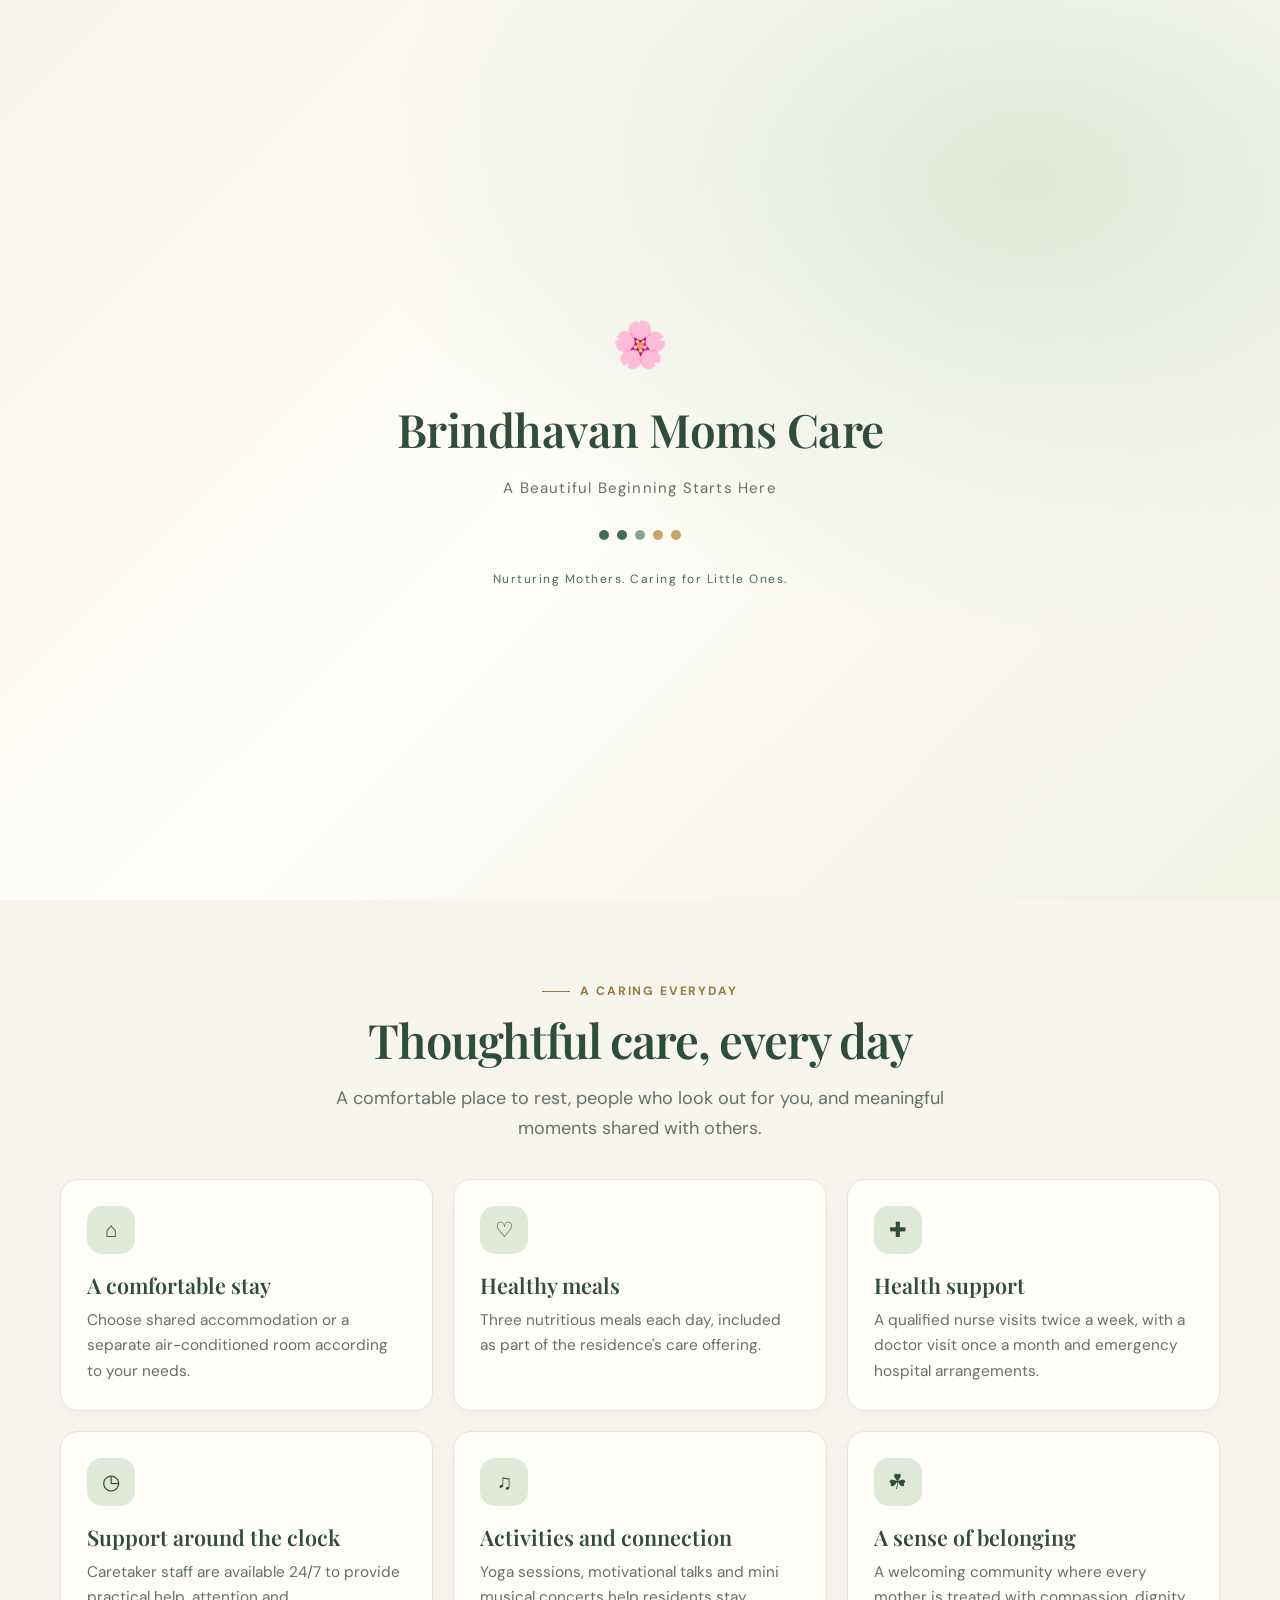
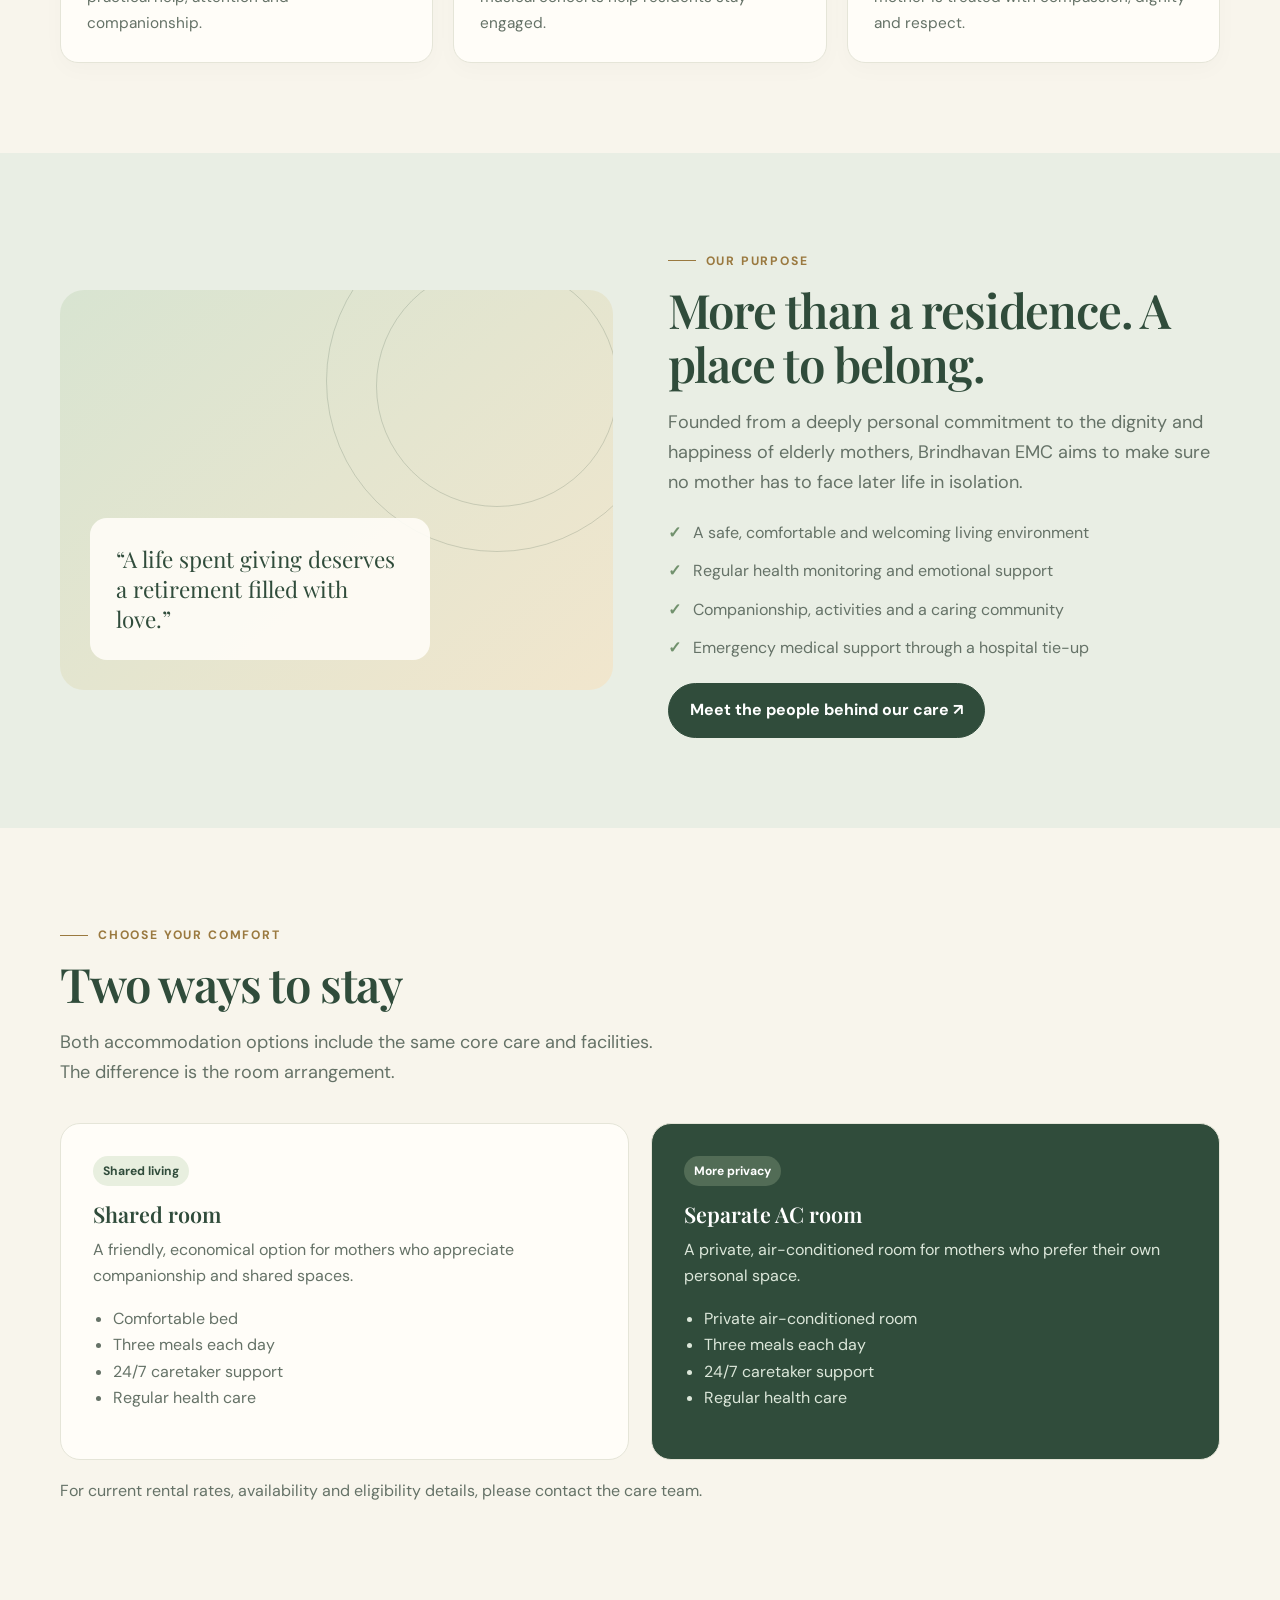
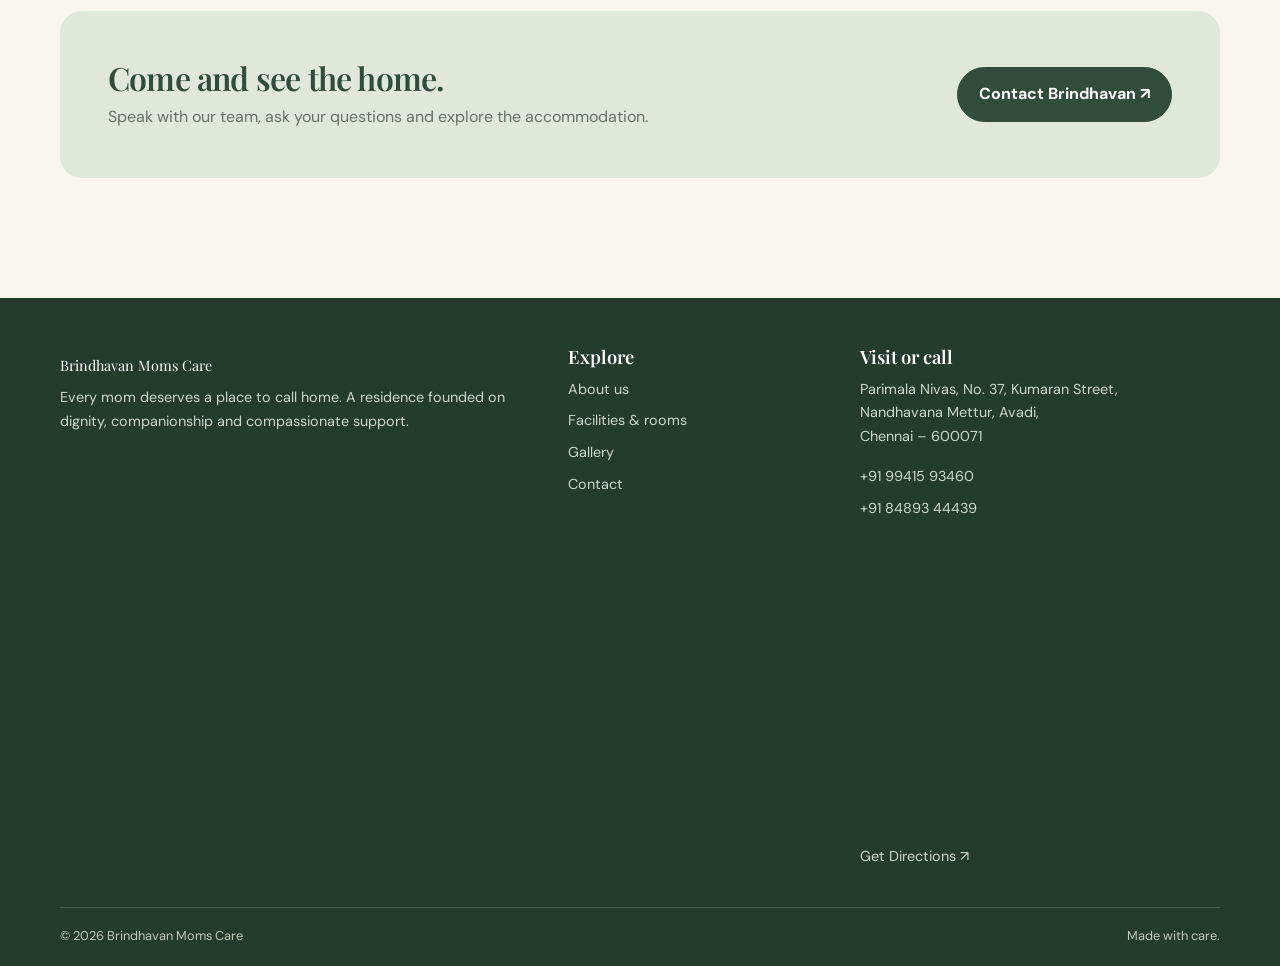
<file: index.html>
<!doctype html>
<html lang="en">
    <head>
        <meta charset="utf-8">
        <meta name="viewport" content="width=device-width,initial-scale=1">
        <meta name="theme-color" content="#304c3b">
        <meta name="description" content="Brindhavan Elder Moms' Care — a welcoming residence for elderly single mothers, with meals, round-the-clock caretaker support and regular health care.">
        <title>
            Brindhavan Moms Care | A place to call home
        </title>
        <link rel="icon" type="image/png" href="assets/favicon.png">
    <link rel="shortcut icon" href="assets/favicon.ico">
    <link rel="apple-touch-icon" href="favicon.png">
        <link rel="stylesheet" href="assets/style.css">
    </head>
    <body>
        
<!-- Welcome Intro Screen -->
<div id="welcome-screen">
    <div class="welcome-content">
        <div class="welcome-icon">🌸</div>

        <h1>Brindhavan Moms Care</h1>

        <p class="welcome-tagline">
            A Beautiful Beginning Starts Here
        </p>

        <div class="welcome-loader">
        <span></span>
        <span></span>
        <span></span>
        </div>

        <span class="welcome-footer">
            Nurturing Mothers. Caring for Little Ones.
        </span>
    </div>
</div>

        <div class="topbar">
            <div class="container">
                <span data-en="A place built on dignity, care and belonging" data-ta="மரியாதை, அக்கறை, அன்பு நிறைந்த இல்லம்">
                    A place built on dignity, care and belonging
                </span>
                <span class="top-right">
                    <a href="tel:+919941593460" data-en="Call us: +91 99415 93460" data-ta="அழைக்கவும்: +91 99415 93460">Call us: +91 99415 93460</a>
                </span>
            </div>
        </div>
        <header class="site-header">
            <div class="container nav-wrap">
                <a class="brand" href="index.html">
                    <img src="assets/brindhavan-board.jpg" alt="Brindhavan Moms Care name board">
                    <span>
                        <strong data-en="Brindhavan Moms Care" data-ta="பிருந்தாவன் மாம்ஸ் கேர்">Brindhavan Moms Care</strong>
                        <small data-en="Every mom deserves a place to call home" data-ta="ஒவ்வொரு அம்மாவுக்கும் தன் வீடு என்று சொல்ல ஓர் இடம் வேண்டும்">Every mom deserves a place to call home</small>
                    </span>
                </a>
                <nav class="nav" aria-label="Main navigation">
                    <a class="active" href="index.html" data-en="Home" data-ta="முகப்பு">
                        Home
                    </a>
                    <a href="about.html" data-en="About us" data-ta="எங்களைப் பற்றி">
                        About us
                    </a>
                    <a href="facilities.html" data-en="Facilities" data-ta="வசதிகள்">
                        Facilities
                    </a>
                    <a href="gallery.html" data-en="Gallery" data-ta="புகைப்படங்கள்">
                        Gallery
                    </a>
                    <a href="contact.html" data-en="Contact" data-ta="தொடர்பு">
                        Contact
                    </a>
                </nav>
                <div class="nav-actions">
                    <button class="lang-btn" type="button" aria-label="Switch language">
                        தமிழ்
                    </button>
                    <button class="menu-btn" type="button" aria-label="Open navigation" aria-expanded="false">
                        ☰
                    </button>
                </div>
            </div>
        </header>
        <main>
            <section class="hero">
                <div class="container hero-grid">
                    <div class="hero-copy">
                        <span class="eyebrow" data-en="Care that feels like family" data-ta="குடும்பம் போன்ற அக்கறை">
                            Care that feels like family
                        </span>
                        <h1 data-en="A place to call home. A community to call family." data-ta="அன்பான இல்லம். குடும்பம் போன்ற உறவு.">
                            A place to call home. A community to call family.
                        </h1>
                        <p class="lead" data-en="Brindhavan Elder Moms' Care was created so elderly single mothers can live with dignity, comfort, companionship and dependable support." data-ta="முதிய ஒற்றைத் தாய்மார்கள் மரியாதை, வசதி, நட்பு மற்றும் நம்பகமான ஆதரவுடன் வாழ Brindhavan Elder Moms' Care உருவாக்கப்பட்டது.">
                            Brindhavan Elder Moms' Care was created so elderly single mothers can live with dignity, comfort, companionship and dependable support.
                        </p>
                        <div class="hero-actions">
                            <a class="btn" href="contact.html" data-en="Plan a visit ↗" data-ta="வருகையைத் திட்டமிடுங்கள் ↗">
                                Plan a visit ↗
                            </a>
                            <a class="btn light" href="facilities.html" data-en="Explore our care" data-ta="எங்கள் வசதிகளைப் பாருங்கள்">
                                Explore our care
                            </a>
                        </div>
                        <div class="trust-row">
                            <span>
                                <b class="check">
                                    ✓
                                </b>
                                <span data-en="24/7 caretaker support" data-ta="24/7 பராமரிப்பாளர் ஆதரவு"> 
                                    </span>
                            </span>
                            <span>
                                <b class="check">
                                    ✓
                                </b>
                                <span data-en="Three meals daily" data-ta="தினமும் மூன்று வேளை உணவு">
                                </span>
                            </span>
                            <span>
                                <b class="check">
                                    ✓
                                </b>
                                <span data-en="Regular health visits" data-ta="முறையான உடல்நலப் பரிசோதனைகள்">
                                </span>
                            </span>
                        </div>
                    </div>
                    <div class="hero-visual">
                        <div class="visual-orb">
                        </div>
                        <img class="hero-board" src="assets/brindhavan-board.jpg" alt="Brindhavan Moms Care signboard">
                        <div class="visual-note">
                            <strong data-en="Every mom matters." data-ta="ஒவ்வொரு அம்மாவும் முக்கியம்.">Every mom matters.</strong>
                            <small data-en="A safe, caring home with room to belong." data-ta="பாதுகாப்பான, அன்பான இல்லம்; இங்கு அனைவருக்கும் இடமுண்டு.">A safe, caring home with room to belong.</small>
                        </div>
                    </div>
                </div>
            </section>
            <section class="section">
                <div class="container">
                    <div class="section-head center reveal">
                        <span class="eyebrow" data-en="A caring everyday" data-ta="அன்பான அன்றாட வாழ்க்கை">A caring everyday</span>
                        <h2 data-en="Thoughtful care, every day" data-ta="ஒவ்வொரு நாளும் அக்கறையான பராமரிப்பு">Thoughtful care, every day</h2>
                        <p class="lead" data-en="A comfortable place to rest, people who look out for you, and meaningful moments shared with others." data-ta="ஓய்வெடுக்க வசதியான இடம், உங்களைக் கவனித்துக்கொள்ளும் மனிதர்கள், பிறருடன் பகிர்ந்துகொள்ளும் அர்த்தமுள்ள தருணங்கள்.">A comfortable place to rest, people who look out for you, and meaningful moments shared with others.</p>
                    </div>
                    <div class="cards">
                        <article class="card reveal">
                            <div class="icon-box">
                                ⌂
                            </div>
                            <h3 data-en="A comfortable stay" data-ta="வசதியான தங்குமிடம்">A comfortable stay</h3>
                            <p data-en="Choose shared accommodation or a separate air-conditioned room according to your needs." data-ta="உங்கள் தேவைக்கேற்ப பகிர்ந்த அறை அல்லது தனி குளிரூட்டப்பட்ட அறையைத் தேர்வு செய்யுங்கள்.">Choose shared accommodation or a separate air-conditioned room according to your needs.</p>
                        </article>
                        <article class="card reveal">
                            <div class="icon-box">
                                ♡
                            </div>
                            <h3 data-en="Healthy meals" data-ta="ஆரோக்கியமான உணவு">Healthy meals</h3>
                            <p data-en="Three nutritious meals each day, included as part of the residence&#x27;s care offering." data-ta="தினமும் மூன்று சத்தான வேளை உணவு, இல்லத்தின் பராமரிப்பில் அடங்கும்.">Three nutritious meals each day, included as part of the residence's care offering.</p>
                        </article>
                        <article class="card reveal">
                            <div class="icon-box">
                                ✚
                            </div>
                            <h3 data-en="Health support" data-ta="உடல்நல உதவி">Health support</h3>
                            <p data-en="A qualified nurse visits twice a week, with a doctor visit once a month and emergency hospital arrangements." data-ta="தகுதி பெற்ற செவிலியர் வாரம் இருமுறை வருகிறார்; மருத்துவர் மாதம் ஒருமுறை வருகிறார்; அவசர நேரத்தில் மருத்துவமனை ஏற்பாடும் உண்டு.">A qualified nurse visits twice a week, with a doctor visit once a month and emergency hospital arrangements.</p>
                        </article>
                        <article class="card reveal">
                            <div class="icon-box">
                                ◷
                            </div>
                            <h3 data-en="Support around the clock" data-ta="24 மணி நேர உதவி">Support around the clock</h3>
                            <p data-en="Caretaker staff are available 24/7 to provide practical help, attention and companionship." data-ta="பராமரிப்பாளர்கள் 24 மணி நேரமும் நடைமுறை உதவி, கவனிப்பு, துணை ஆகியவற்றை வழங்க இருக்கிறார்கள்.">Caretaker staff are available 24/7 to provide practical help, attention and companionship.</p>
                        </article>
                        <article class="card reveal">
                            <div class="icon-box">
                                ♫
                            </div>
                            <h3 data-en="Activities and connection" data-ta="செயல்பாடுகளும் உறவுகளும்">Activities and connection</h3>
                            <p data-en="Yoga sessions, motivational talks and mini musical concerts help residents stay engaged." data-ta="யோகா அமர்வுகள், ஊக்கமூட்டும் உரைகள், சிறிய இசை நிகழ்ச்சிகள் குடியிருப்பாளர்களை உற்சாகமாக ஈடுபடச் செய்கின்றன.">Yoga sessions, motivational talks and mini musical concerts help residents stay engaged.</p>
                        </article>
                        <article class="card reveal">
                            <div class="icon-box">
                                ☘
                            </div>
                            <h3 data-en="A sense of belonging" data-ta="சொந்தம் என்ற உணர்வு">A sense of belonging</h3>
                            <p data-en="A welcoming community where every mother is treated with compassion, dignity and respect." data-ta="ஒவ்வொரு தாயும் இரக்கத்துடனும் கண்ணியத்துடனும் மரியாதையுடனும் நடத்தப்படும் அன்பான சமூகம்.">A welcoming community where every mother is treated with compassion, dignity and respect.</p>
                        </article>
                    </div>
                </div>
            </section>
            <section class="section soft-band">
                <div class="container split">
                    <div class="art-panel reveal">
                        <div class="art-quote">
                            <p data-en="“A life spent giving deserves a retirement filled with love.”" data-ta="“கொடுத்து வாழ்ந்த வாழ்க்கைக்கு, அன்பு நிறைந்த ஓய்வுக்காலம் தகும்.”">“A life spent giving deserves a retirement filled with love.”</p>
                        </div>
                    </div>
                    <div class="reveal">
                        <span class="eyebrow" data-en="Our purpose" data-ta="எங்கள் நோக்கம்">Our purpose</span>
                        <h2 data-en="More than a residence. A place to belong." data-ta="வெறும் தங்குமிடம் அல்ல. சொந்தம் என்று உணரும் இடம்.">More than a residence. A place to belong.</h2>
                        <p class="lead" data-en="Founded from a deeply personal commitment to the dignity and happiness of elderly mothers, Brindhavan EMC aims to make sure no mother has to face later life in isolation." data-ta="முதிய தாய்மார்களின் கண்ணியம், மகிழ்ச்சி மீதான ஆழ்ந்த தனிப்பட்ட அர்ப்பணிப்பில் தொடங்கிய பிருந்தாவன் EMC, எந்தத் தாயும் முதுமையைத் தனிமையில் எதிர்கொள்ளக் கூடாது என்பதை உறுதி செய்ய விரும்புகிறது.">Founded from a deeply personal commitment to the dignity and happiness of elderly mothers, Brindhavan EMC aims to make sure no mother has to face later life in isolation.</p>
                        <ul class="check-list">
                            <li data-en="A safe, comfortable and welcoming living environment" data-ta="பாதுகாப்பான, வசதியான, வரவேற்கும் வாழ்விடம்">A safe, comfortable and welcoming living environment</li>
                            <li data-en="Regular health monitoring and emotional support" data-ta="வழக்கமான உடல்நலக் கண்காணிப்பும் மன ஆதரவும்">Regular health monitoring and emotional support</li>
                            <li data-en="Companionship, activities and a caring community" data-ta="துணை, செயல்பாடுகள், அக்கறையான சமூகம்">Companionship, activities and a caring community</li>
                            <li data-en="Emergency medical support through a hospital tie-up" data-ta="மருத்துவமனை இணைப்பின் மூலம் அவசர மருத்துவ உதவி">Emergency medical support through a hospital tie-up</li>
                        </ul>
                        <a class="btn" href="about.html" data-en="Meet the people behind our care ↗" data-ta="எங்கள் பராமரிப்புக்குப் பின்னால் உள்ளவர்களைச் சந்தியுங்கள் ↗">Meet the people behind our care ↗</a>
                    </div>
                </div>
            </section>
            <section class="section">
                <div class="container">
                    <div class="section-head reveal">
                        <span class="eyebrow" data-en="Choose your comfort" data-ta="உங்கள் வசதியைத் தேர்வு செய்யுங்கள்">Choose your comfort</span>
                        <h2 data-en="Two ways to stay" data-ta="தங்க இரண்டு வழிகள்">Two ways to stay</h2>
                        <p class="lead" data-en="Both accommodation options include the same core care and facilities. The difference is the room arrangement." data-ta="இரு தங்குமிட வகைகளிலும் அடிப்படைப் பராமரிப்பும் வசதிகளும் ஒன்றே. அறை அமைப்பு மட்டுமே வேறுபடும்.">Both accommodation options include the same core care and facilities. The difference is the room arrangement.</p>
                    </div>
                    <div class="room-grid">
                        <article class="room-card reveal">
                            <span class="room-tag" data-en="Shared living" data-ta="பகிர்ந்து வாழ்தல்">Shared living</span>
                            <h3 data-en="Shared room" data-ta="பகிர்ந்த அறை">Shared room</h3>
                            <p data-en="A friendly, economical option for mothers who appreciate companionship and shared spaces." data-ta="துணையையும் பகிர்ந்த இடங்களையும் விரும்பும் தாய்மார்களுக்கான நட்பான, சிக்கனமான தேர்வு.">A friendly, economical option for mothers who appreciate companionship and shared spaces.</p>
                            <ul>
                                <li data-en="Comfortable bed" data-ta="வசதியான படுக்கை">Comfortable bed</li>
                                <li data-en="Three meals each day" data-ta="தினமும் மூன்று வேளை உணவு">Three meals each day</li>
                                <li data-en="24/7 caretaker support" data-ta="24/7 பராமரிப்பாளர் உதவி">24/7 caretaker support</li>
                                <li data-en="Regular health care" data-ta="வழக்கமான உடல்நலப் பராமரிப்பு">Regular health care</li>
                            </ul>
                        </article>
                        <article class="room-card featured reveal">
                            <span class="room-tag" data-en="More privacy" data-ta="கூடுதல் தனிமை">More privacy</span>
                            <h3 data-en="Separate AC room" data-ta="தனி குளிரூட்டப்பட்ட அறை">Separate AC room</h3>
                            <p data-en="A private, air-conditioned room for mothers who prefer their own personal space." data-ta="தங்களுக்கென தனி இடத்தை விரும்பும் தாய்மார்களுக்கான தனிப்பட்ட, குளிரூட்டப்பட்ட அறை.">A private, air-conditioned room for mothers who prefer their own personal space.</p>
                            <ul>
                                <li data-en="Private air-conditioned room" data-ta="தனிப்பட்ட குளிரூட்டப்பட்ட அறை">Private air-conditioned room</li>
                                <li data-en="Three meals each day" data-ta="தினமும் மூன்று வேளை உணவு">Three meals each day</li>
                                <li data-en="24/7 caretaker support" data-ta="24/7 பராமரிப்பாளர் உதவி">24/7 caretaker support</li>
                                <li data-en="Regular health care" data-ta="வழக்கமான உடல்நலப் பராமரிப்பு">Regular health care</li>
                            </ul>
                        </article>
                    </div>
                    <p style="margin-top:18px;color:var(--muted)" data-en="For current rental rates, availability and eligibility details, please contact the care team." data-ta="தற்போதைய வாடகை, இடம் இருப்பு, தகுதி விவரங்களுக்கு பராமரிப்புக் குழுவைத் தொடர்பு கொள்ளுங்கள்.">For current rental rates, availability and eligibility details, please contact the care team.</p>
                </div>
            </section>
            <section class="section" style="padding-top:0">
                <div class="container">
                    <div class="cta-band reveal">
                        <div>
                            <h2 data-en="Come and see the home." data-ta="வந்து இல்லத்தைப் பாருங்கள்.">Come and see the home.</h2>
                            <p data-en="Speak with our team, ask your questions and explore the accommodation." data-ta="எங்கள் குழுவுடன் பேசுங்கள், கேள்விகளைக் கேளுங்கள், தங்குமிடத்தைப் பாருங்கள்.">Speak with our team, ask your questions and explore the accommodation.</p>
                        </div>
                        <a class="btn" href="contact.html" data-en="Contact Brindhavan ↗" data-ta="பிருந்தாவனைத் தொடர்பு கொள்ளுங்கள் ↗">Contact Brindhavan ↗</a>
                    </div>
                </div>
            </section>
        </main>
        <footer class="site-footer">
            <div class="container">
                <div class="footer-grid">
                    <div>
                        <a class="footer-brand" href="index.html" data-en="Brindhavan Moms Care" data-ta="பிருந்தாவன் மாம்ஸ் கேர்">Brindhavan Moms Care</a>
                        <p data-en="Every mom deserves a place to call home. A residence founded on dignity, companionship and compassionate support." data-ta="ஒவ்வொரு அம்மாவுக்கும் தன் வீடு என்று சொல்ல ஓர் இடம் வேண்டும். கண்ணியம், துணை, இரக்கமான ஆதரவின் மீது அமைந்த இல்லம்.">Every mom deserves a place to call home. A residence founded on dignity, companionship and compassionate support.</p>
                    </div>
                    <div>
                        <h3 data-en="Explore" data-ta="பக்கங்கள்">Explore</h3>
                        <a href="about.html" data-en="About us" data-ta="எங்களைப் பற்றி">About us</a>
                        <a href="facilities.html" data-en="Facilities &amp; rooms" data-ta="வசதிகளும் அறைகளும்">Facilities &amp; rooms</a>
                        <a href="gallery.html" data-en="Gallery" data-ta="புகைப்படங்கள்">Gallery</a>
                        <a href="contact.html" data-en="Contact" data-ta="தொடர்பு">Contact</a>
                    </div>
                    <div>
                        <h3 data-en="Visit or call" data-ta="வாருங்கள் அல்லது அழையுங்கள்">Visit or call</h3>
                        <p>
                            <span data-en="Parimala Nivas, No. 37, Kumaran Street," data-ta="பரிமளா நிவாஸ், எண் 37, குமரன் தெரு,">Parimala Nivas, No. 37, Kumaran Street,</span>
                            <br>
                            <span data-en="Nandhavana Mettur, Avadi," data-ta="நந்தவனம் மேட்டூர், ஆவடி,">Nandhavana Mettur, Avadi,</span>
                            <br>
                            Chennai – 600071
                        </p>
                        <a href="tel:+919941593460">
                            +91 99415 93460
                        </a>
                        <a href="tel:+918489344439">
                            +91 84893 44439
                        </a>
                        <div class="map-container">
            <iframe
                src="https://www.google.com/maps?q=Parimala%20Nivas%2C%20No.%2037%2C%20Kumaran%20Street%2C%20Nandhavana%20Mettur%2C%20Avadi%2C%20Chennai%20600071&amp;output=embed"
                title="Map showing Brindhavan Moms Care at Parimala Nivas, Avadi, Chennai"
                width="100%"
                height="300"
                style="border:0;"
                allowfullscreen
                loading="lazy"
                referrerpolicy="no-referrer-when-downgrade">
            </iframe>
        </div>
                        <a target="_blank" rel="noopener" href="https://www.google.com/maps/search/?api=1&query=Parimala+Nivas+Kumaran+Street+Nandhavana+Mettur+Avadi+Chennai+600071" data-en="Get Directions ↗" data-ta="வழிகாட்டுதல் பெற ↗">Get Directions ↗</a>
                    </div>
                </div>
                <div class="copyright">
                    <span>
                        ©
                        <span data-year>
                        </span>
                        Brindhavan Moms Care
                    </span>
                    <span data-en="Made with care." data-ta="அன்புடன் உருவாக்கப்பட்டது.">Made with care.</span>
                </div>
            </div>
        </footer>
        <div class="mobile-cta">
            <a class="btn" href="tel:+919941593460" data-en="☎ Call us" data-ta="☎ அழைக்க">☎ Call us</a>
            <a class="btn gold" href="https://wa.me/919941593460" target="_blank" rel="noopener" data-en="WhatsApp ↗" data-ta="வாட்ஸ்அப் ↗">WhatsApp ↗</a>
        </div>
        <script src="assets/script.js">
        </script>
        <script>
            document.querySelector('[data-year]').textContent=new Date().getFullYear();
        </script>
    </body>
</html>
</file>
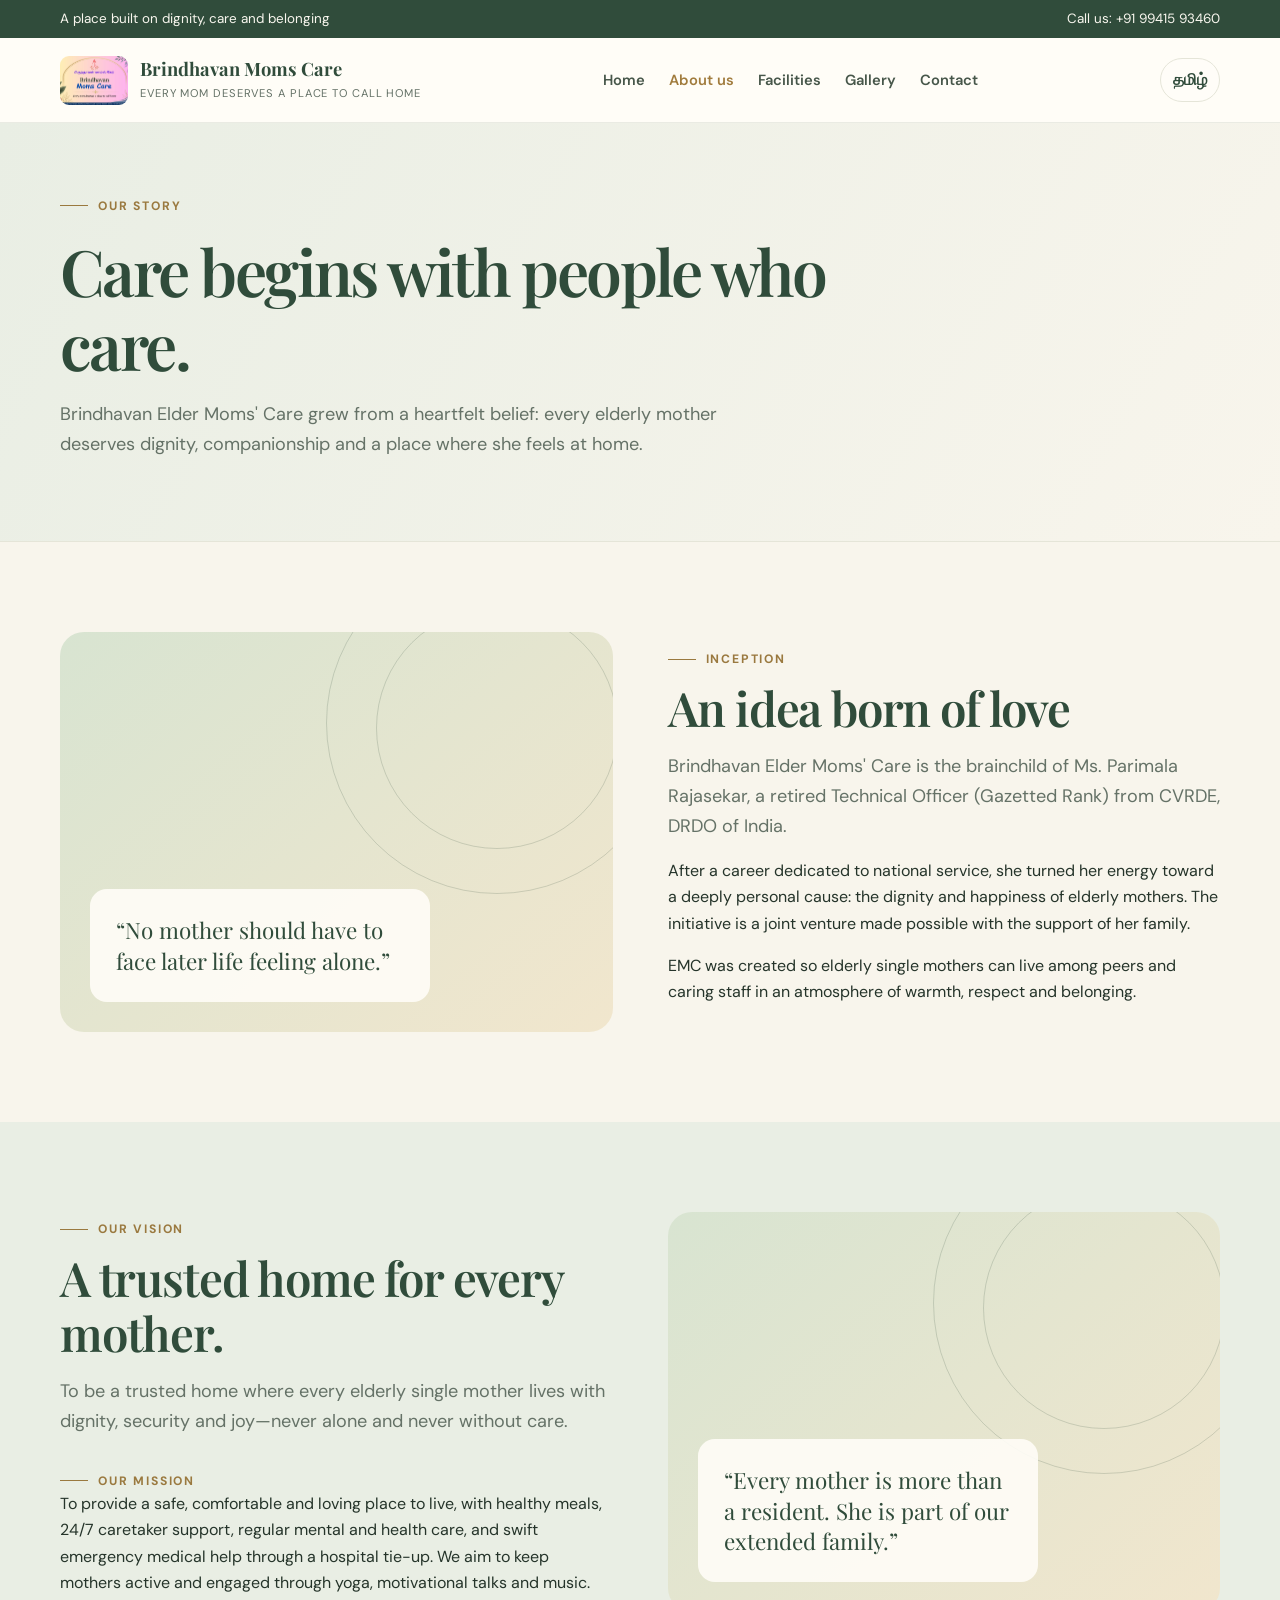
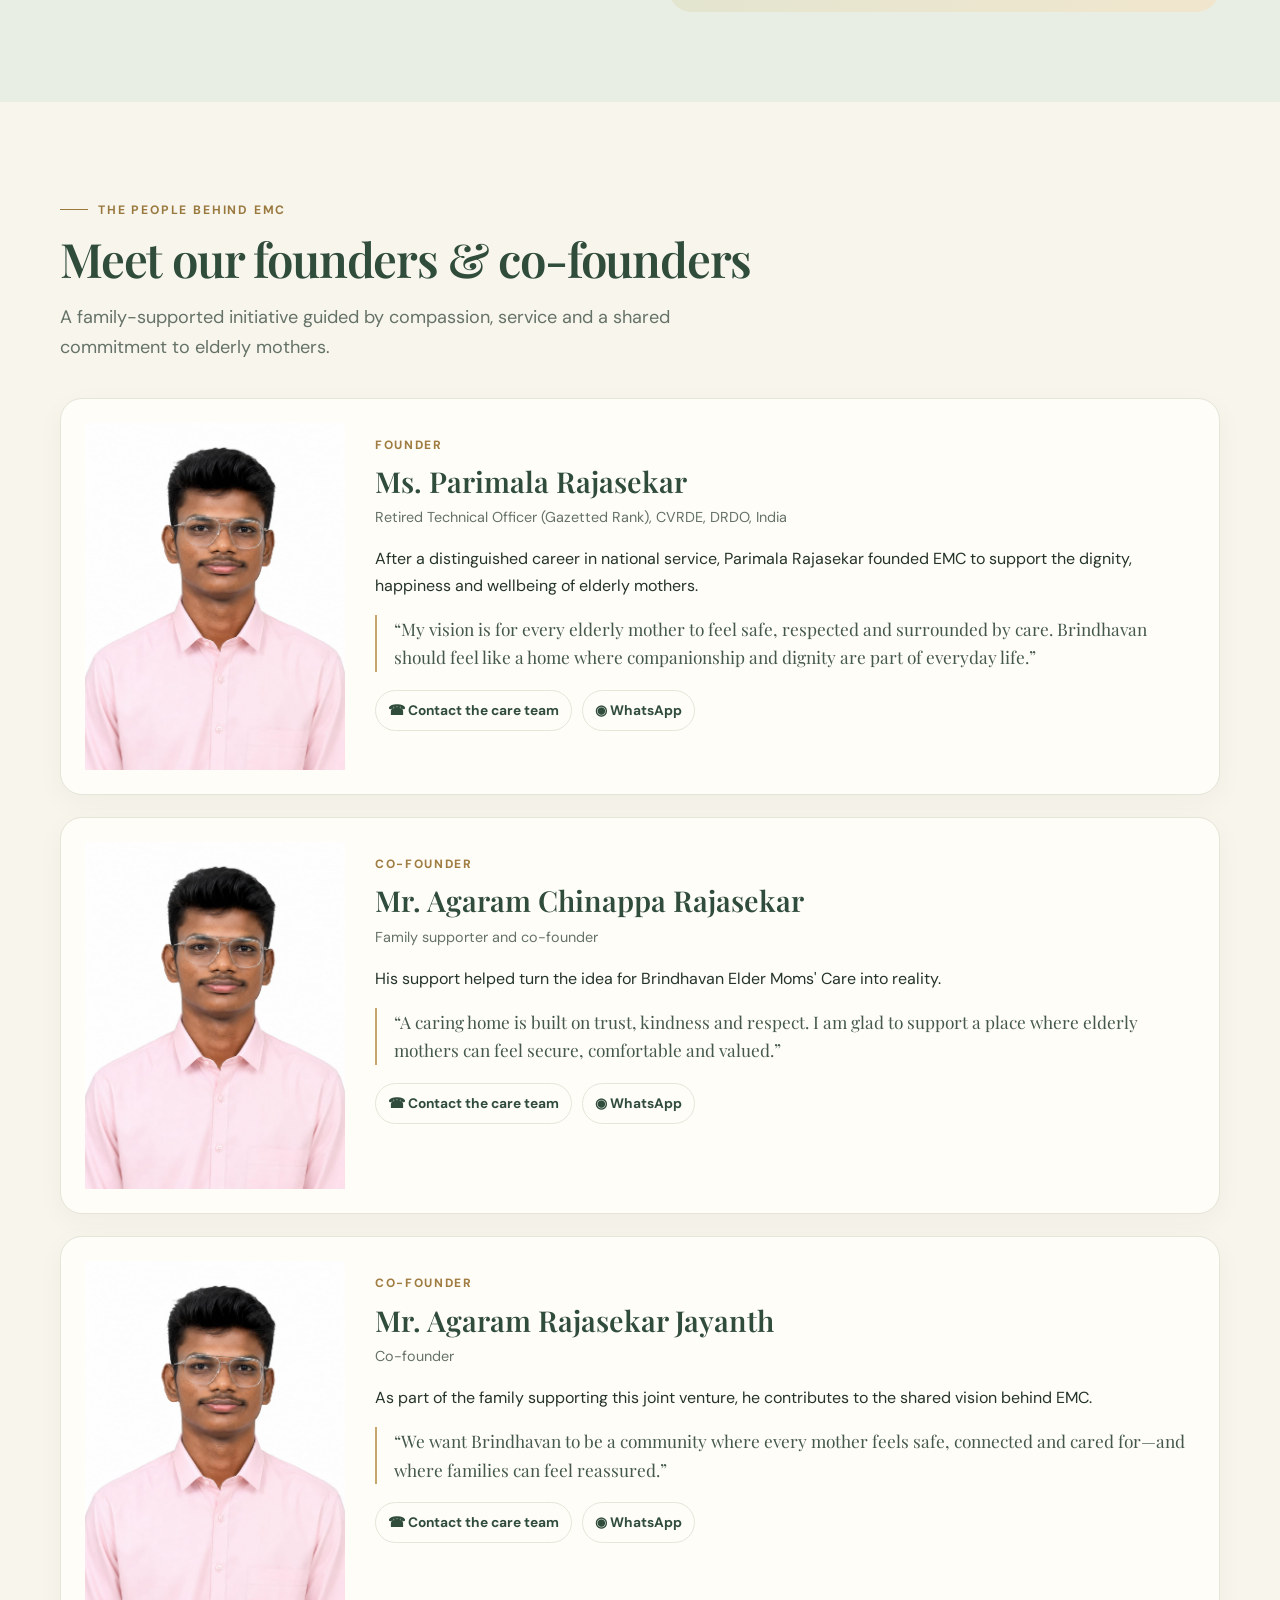
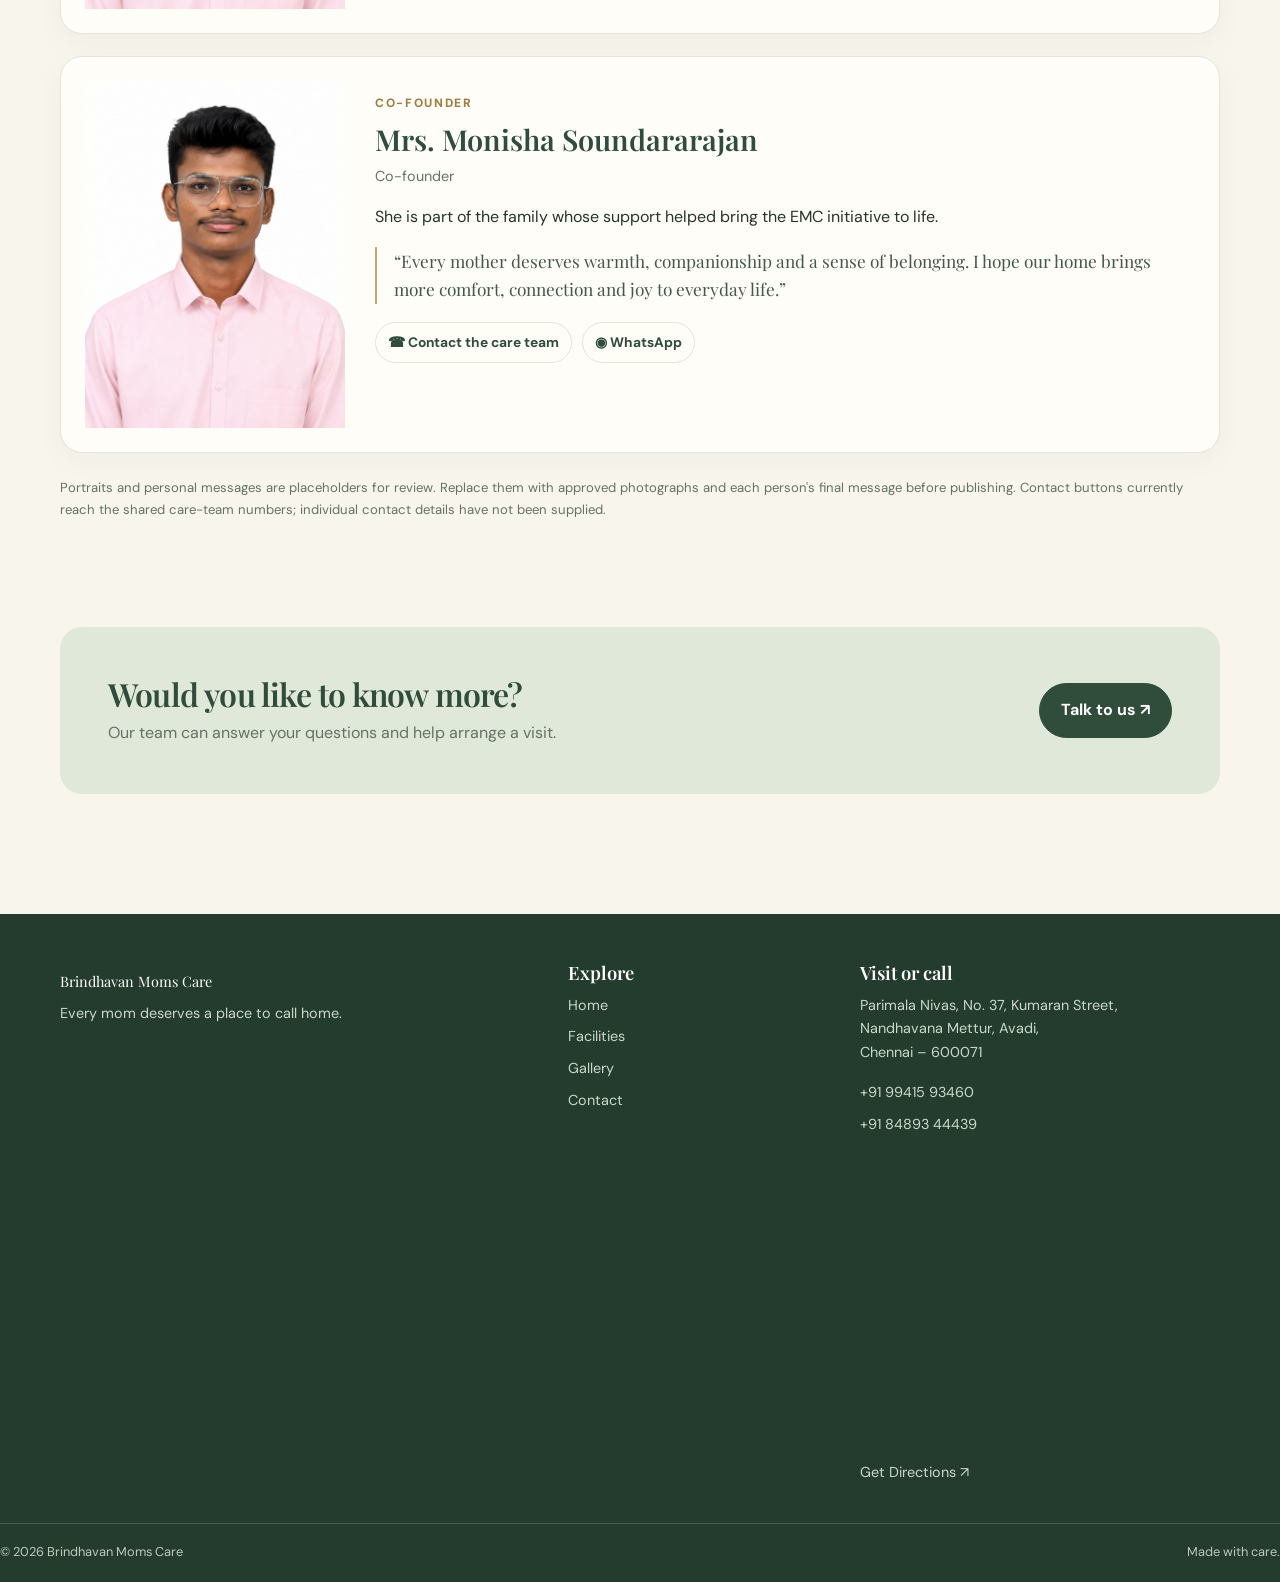
<file: about.html>
<!doctype html>
<html lang="en">
<head>
    <meta charset="utf-8">
    <meta name="viewport" content="width=device-width, initial-scale=1">
    <meta name="theme-color" content="#304c3b">
    <meta
        name="description"
        content="Meet the family behind Brindhavan Elder Moms' Care and learn about its vision and mission."
    >

    <title>About Us | Brindhavan Moms Care</title>

    <link rel="stylesheet" href="assets/style.css">
</head>

<body>
    <div class="topbar">
        <div class="container">
            <span
                data-en="A place built on dignity, care and belonging"
                data-ta="மரியாதை, அக்கறை, அன்பு நிறைந்த இல்லம்"
            >
                A place built on dignity, care and belonging
            </span>

            <span class="top-right">
                <a href="tel:+919941593460">
                    Call us: +91 99415 93460
                </a>
            </span>
        </div>
    </div>

    <header class="site-header">
        <div class="container nav-wrap">
            <a class="brand" href="index.html">
                <img
                    src="assets/brindhavan-board.jpg"
                    alt="Brindhavan Moms Care name board"
                >

                <span>
                    <strong>Brindhavan Moms Care</strong>
                    <small>Every mom deserves a place to call home</small>
                </span>
            </a>

            <nav class="nav" aria-label="Main navigation">
                <a href="index.html" data-en="Home" data-ta="முகப்பு">
                    Home
                </a>

                <a
                    class="active"
                    href="about.html"
                    data-en="About us"
                    data-ta="எங்களைப் பற்றி"
                >
                    About us
                </a>

                <a
                    href="facilities.html"
                    data-en="Facilities"
                    data-ta="வசதிகள்"
                >
                    Facilities
                </a>

                <a
                    href="gallery.html"
                    data-en="Gallery"
                    data-ta="புகைப்படங்கள்"
                >
                    Gallery
                </a>

                <a
                    href="contact.html"
                    data-en="Contact"
                    data-ta="தொடர்பு"
                >
                    Contact
                </a>
            </nav>

            <div class="nav-actions">
                <button
                    class="lang-btn"
                    type="button"
                    aria-label="Switch language"
                >
                    தமிழ்
                </button>

                <button
                    class="menu-btn"
                    type="button"
                    aria-label="Open navigation"
                    aria-expanded="false"
                >
                    ☰
                </button>
            </div>
        </div>
    </header>

    <main>
        <!-- Page Hero -->
        <section class="page-hero">
            <div class="container">
                <span class="eyebrow">Our story</span>

                <h1>Care begins with people who care.</h1>

                <p class="lead">
                    Brindhavan Elder Moms' Care grew from a heartfelt belief:
                    every elderly mother deserves dignity, companionship and
                    a place where she feels at home.
                </p>
            </div>
        </section>

        <!-- Inception -->
        <section class="section">
            <div class="container split">
                <div class="art-panel reveal">
                    <div class="art-quote">
                        <p>
                            “No mother should have to face later life feeling alone.”
                        </p>
                    </div>
                </div>

                <div class="reveal">
                    <span class="eyebrow">Inception</span>

                    <h2>An idea born of love</h2>

                    <p class="lead">
                        Brindhavan Elder Moms' Care is the brainchild of
                        Ms. Parimala Rajasekar, a retired Technical Officer
                        (Gazetted Rank) from CVRDE, DRDO of India.
                    </p>

                    <p>
                        After a career dedicated to national service, she
                        turned her energy toward a deeply personal cause:
                        the dignity and happiness of elderly mothers. The
                        initiative is a joint venture made possible with
                        the support of her family.
                    </p>

                    <p>
                        EMC was created so elderly single mothers can live
                        among peers and caring staff in an atmosphere of
                        warmth, respect and belonging.
                    </p>
                </div>
            </div>
        </section>

        <!-- Vision and Mission -->
        <section class="section soft-band">
            <div class="container split">
                <div class="reveal">
                    <span class="eyebrow">Our vision</span>

                    <h2>A trusted home for every mother.</h2>

                    <p class="lead">
                        To be a trusted home where every elderly single
                        mother lives with dignity, security and joy—never
                        alone and never without care.
                    </p>

                    <span class="eyebrow" style="margin-top: 18px">
                        Our mission
                    </span>

                    <p>
                        To provide a safe, comfortable and loving place to
                        live, with healthy meals, 24/7 caretaker support,
                        regular mental and health care, and swift emergency
                        medical help through a hospital tie-up. We aim to
                        keep mothers active and engaged through yoga,
                        motivational talks and music.
                    </p>
                </div>

                <div class="art-panel reveal">
                    <div class="art-quote">
                        <p>
                            “Every mother is more than a resident. She is
                            part of our extended family.”
                        </p>
                    </div>
                </div>
            </div>
        </section>

        <!-- Founders and Co-founders -->
        <section class="section">
            <div class="container">
                <div class="section-head">
                    <span class="eyebrow">The people behind EMC</span>

                    <h2>Meet our founders &amp; co-founders</h2>

                    <p class="lead">
                        A family-supported initiative guided by compassion,
                        service and a shared commitment to elderly mothers.
                    </p>
                </div>

                <div class="profile-list">
                    <!-- Founder: Parimala Rajasekar -->
                    <article class="profile reveal">
                        <div class="portrait">
    <img
        src="about-OB/parimala-rajasekar.jpg"
        alt="Ms. Parimala Rajasekar, Founder of Brindhavan Moms Care"
    />
</div>

                        <div class="profile-body">
                            <span class="role">Founder</span>

                            <h3>Ms. Parimala Rajasekar</h3>

                            <p class="position">
                                Retired Technical Officer (Gazetted Rank),
                                CVRDE, DRDO, India
                            </p>

                            <p>
                                After a distinguished career in national
                                service, Parimala Rajasekar founded EMC to
                                support the dignity, happiness and wellbeing
                                of elderly mothers.
                            </p>

                            <blockquote class="message">
                                “My vision is for every elderly mother to
                                feel safe, respected and surrounded by care.
                                Brindhavan should feel like a home where
                                companionship and dignity are part of
                                everyday life.”
                            </blockquote>

                            <div class="contact-links">
                                <a href="tel:+919941593460">
                                    ☎ Contact the care team
                                </a>

                                <a
                                    href="https://wa.me/919941593460"
                                    target="_blank"
                                    rel="noopener"
                                >
                                    ◉ WhatsApp
                                </a>
                            </div>
                        </div>
                    </article>

                    <!-- Co-founder: Agaram Chinappa Rajasekar -->
                    <article class="profile reveal">
                        <div class="portrait">
    <img
        src="about-OB/parimala-rajasekar.jpg"
        alt="Ms. Parimala Rajasekar, Founder of Brindhavan Moms Care"
    />
</div>

                        <div class="profile-body">
                            <span class="role">Co-founder</span>

                            <h3>Mr. Agaram Chinappa Rajasekar</h3>

                            <p class="position">
                                Family supporter and co-founder
                            </p>

                            <p>
                                His support helped turn the idea for
                                Brindhavan Elder Moms' Care into reality.
                            </p>

                            <blockquote class="message">
                                “A caring home is built on trust, kindness
                                and respect. I am glad to support a place
                                where elderly mothers can feel secure,
                                comfortable and valued.”
                            </blockquote>

                            <div class="contact-links">
                                <a href="tel:+919941593460">
                                    ☎ Contact the care team
                                </a>

                                <a
                                    href="https://wa.me/919941593460"
                                    target="_blank"
                                    rel="noopener"
                                >
                                    ◉ WhatsApp
                                </a>
                            </div>
                        </div>
                    </article>

                    <!-- Co-founder: Agaram Rajasekar Jayanth -->
                    <article class="profile reveal">
                        <div class="portrait">
    <img
        src="about-OB/parimala-rajasekar.jpg"
        alt="Ms. Parimala Rajasekar, Founder of Brindhavan Moms Care"
    />
</div>

                        <div class="profile-body">
                            <span class="role">Co-founder</span>

                            <h3>Mr. Agaram Rajasekar Jayanth</h3>

                            <p class="position">Co-founder</p>

                            <p>
                                As part of the family supporting this joint
                                venture, he contributes to the shared vision
                                behind EMC.
                            </p>

                            <blockquote class="message">
                                “We want Brindhavan to be a community where
                                every mother feels safe, connected and cared
                                for—and where families can feel reassured.”
                            </blockquote>

                            <div class="contact-links">
                                <a href="tel:+919941593460">
                                    ☎ Contact the care team
                                </a>

                                <a
                                    href="https://wa.me/919941593460"
                                    target="_blank"
                                    rel="noopener"
                                >
                                    ◉ WhatsApp
                                </a>
                            </div>
                        </div>
                    </article>

                    <!-- Co-founder: Monisha Soundararajan -->
                    <article class="profile reveal">
                        <div class="portrait">
    <img
        src="about-OB/parimala-rajasekar.jpg"
        alt="Ms. Parimala Rajasekar, Founder of Brindhavan Moms Care"
    />
</div>

                        <div class="profile-body">
                            <span class="role">Co-founder</span>

                            <h3>Mrs. Monisha Soundararajan</h3>

                            <p class="position">Co-founder</p>

                            <p>
                                She is part of the family whose support
                                helped bring the EMC initiative to life.
                            </p>

                            <blockquote class="message">
                                “Every mother deserves warmth, companionship
                                and a sense of belonging. I hope our home
                                brings more comfort, connection and joy to
                                everyday life.”
                            </blockquote>

                            <div class="contact-links">
                                <a href="tel:+919941593460">
                                    ☎ Contact the care team
                                </a>

                                <a
                                    href="https://wa.me/919941593460"
                                    target="_blank"
                                    rel="noopener"
                                >
                                    ◉ WhatsApp
                                </a>
                            </div>
                        </div>
                    </article>
                </div>

                <p class="profile-note">
                    Portraits and personal messages are placeholders for
                    review. Replace them with approved photographs and each
                    person's final message before publishing. Contact buttons
                    currently reach the shared care-team numbers; individual
                    contact details have not been supplied.
                </p>
            </div>
        </section>

        <!-- Contact CTA -->
        <section class="section" style="padding-top: 0">
            <div class="container">
                <div class="cta-band">
                    <div>
                        <h2>Would you like to know more?</h2>

                        <p>
                            Our team can answer your questions and help
                            arrange a visit.
                        </p>
                    </div>

                    <a class="btn" href="contact.html">
                        Talk to us ↗
                    </a>
                </div>
            </div>
        </section>
    </main>

    <!-- Footer -->
    <footer class="site-footer">
        <div class="container">
            <div class="footer-grid">
                <div>
                    <a class="footer-brand" href="index.html">
                        Brindhavan Moms Care
                    </a>

                    <p>Every mom deserves a place to call home.</p>
                </div>

                <div>
                    <h3>Explore</h3>

                    <a href="index.html">Home</a>
                    <a href="facilities.html">Facilities</a>
                    <a href="gallery.html">Gallery</a>
                    <a href="contact.html">Contact</a>
                </div>

                <div>
                    <h3>Visit or call</h3>

                    <p>
                        Parimala Nivas, No. 37, Kumaran Street,<br>
                        Nandhavana Mettur, Avadi,<br>
                        Chennai – 600071
                    </p>

                    <a href="tel:+919941593460">
                        +91 99415 93460
                    </a>

                    <a href="tel:+918489344439">
                        +91 84893 44439
                    </a>
                    <div class="map-container">
            <iframe
                src="https://www.google.com/maps?q=Parimala%20Nivas%2C%20No.%2037%2C%20Kumaran%20Street%2C%20Nandhavana%20Mettur%2C%20Avadi%2C%20Chennai%20600071&amp;output=embed"
                title="Map showing Brindhavan Moms Care at Parimala Nivas, Avadi, Chennai"
                width="100%"
                height="300"
                style="border:0;"
                allowfullscreen
                loading="lazy"
                referrerpolicy="no-referrer-when-downgrade">
            </iframe>
        </div>
                        <a target="_blank" rel="noopener" href="https://www.google.com/maps/search/?api=1&query=Parimala+Nivas+Kumaran+Street+Nandhavana+Mettur+Avadi+Chennai+600071">
                            Get Directions ↗
                        </a>
                    </div>
                </div>
            </div>

            <div class="copyright">
                <span>
                    © <span data-year></span> Brindhavan Moms Care
                </span>

                <span>Made with care.</span>
            </div>
        </div>
    </footer>

    <!-- Mobile Call-to-action -->
    <div class="mobile-cta">
        <a class="btn" href="tel:+919941593460">
            ☎ Call us
        </a>

        <a
            class="btn gold"
            href="https://wa.me/919941593460"
            target="_blank"
            rel="noopener"
        >
            WhatsApp ↗
        </a>
    </div>

    <!-- Scripts -->
    <script src="assets/script.js"></script>

    <script>
        document.querySelector('[data-year]').textContent =
            new Date().getFullYear();
    </script>
</body>
</html>
</file>
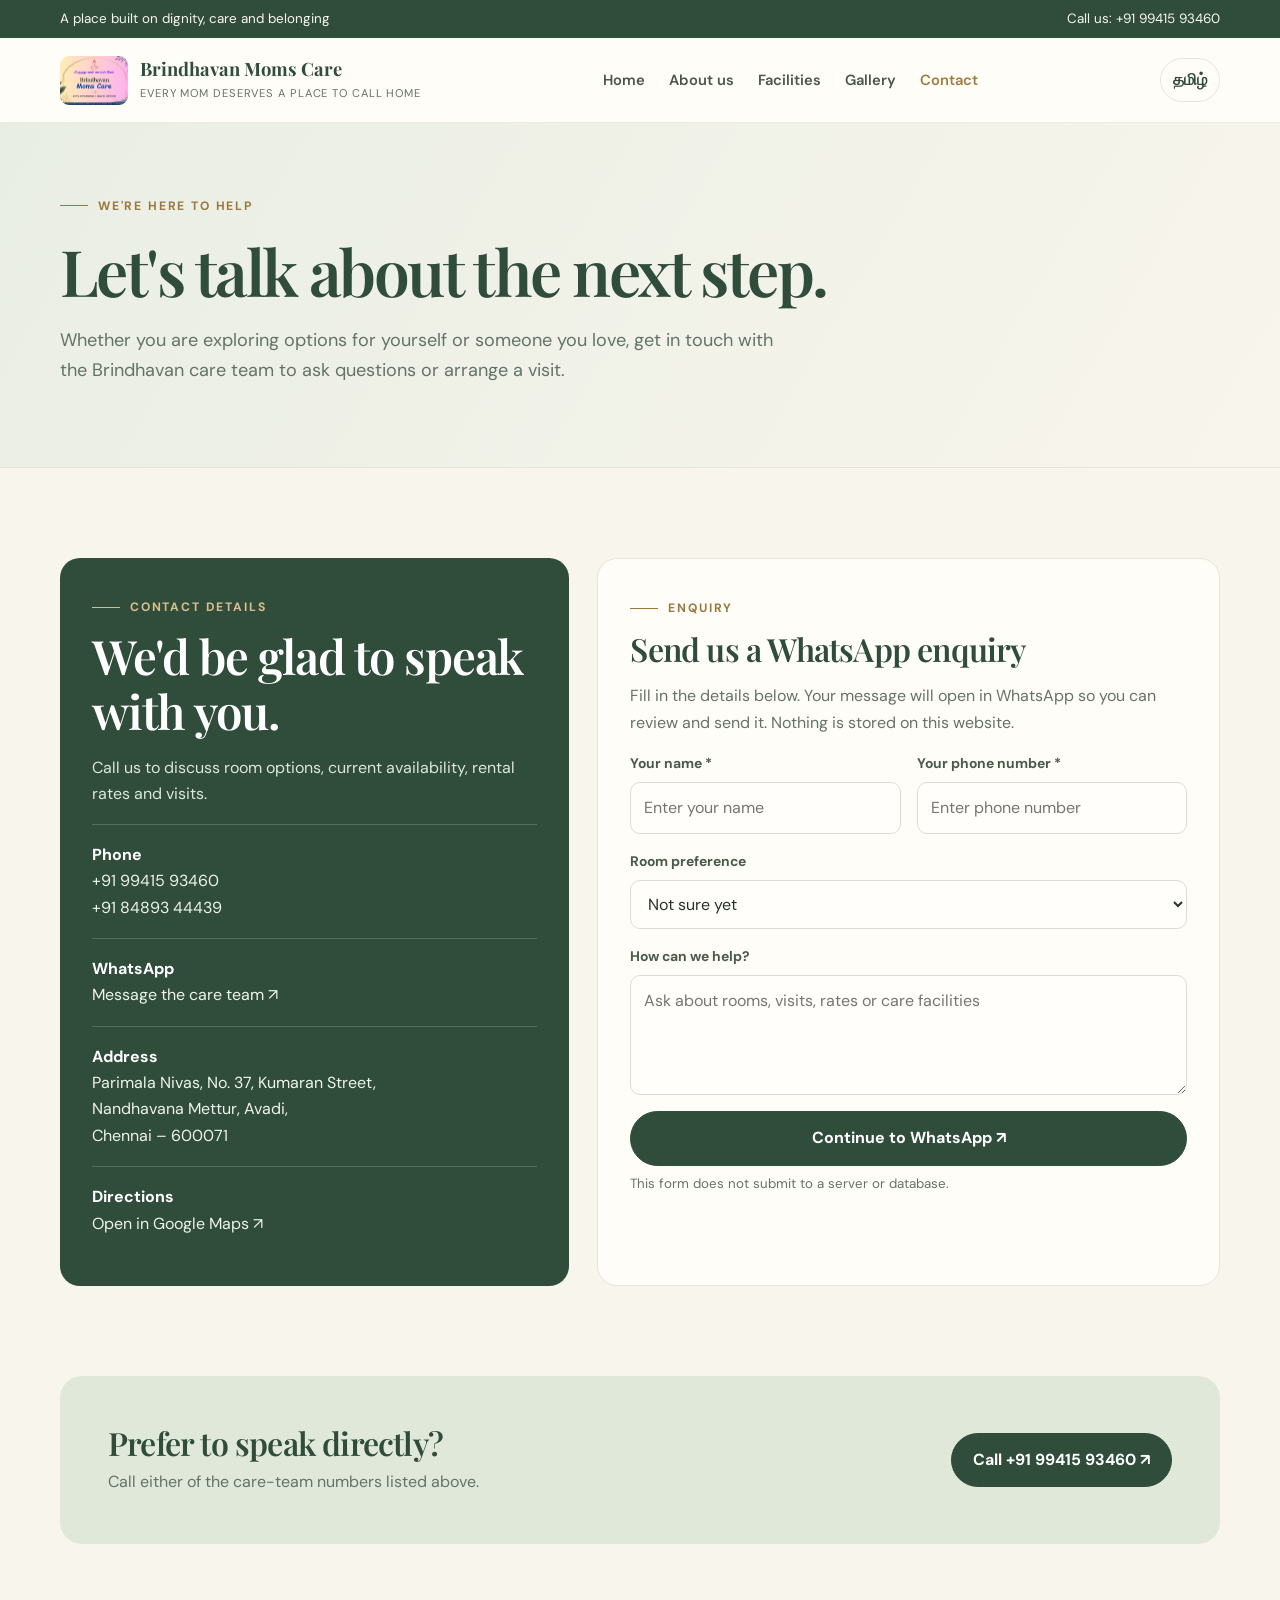
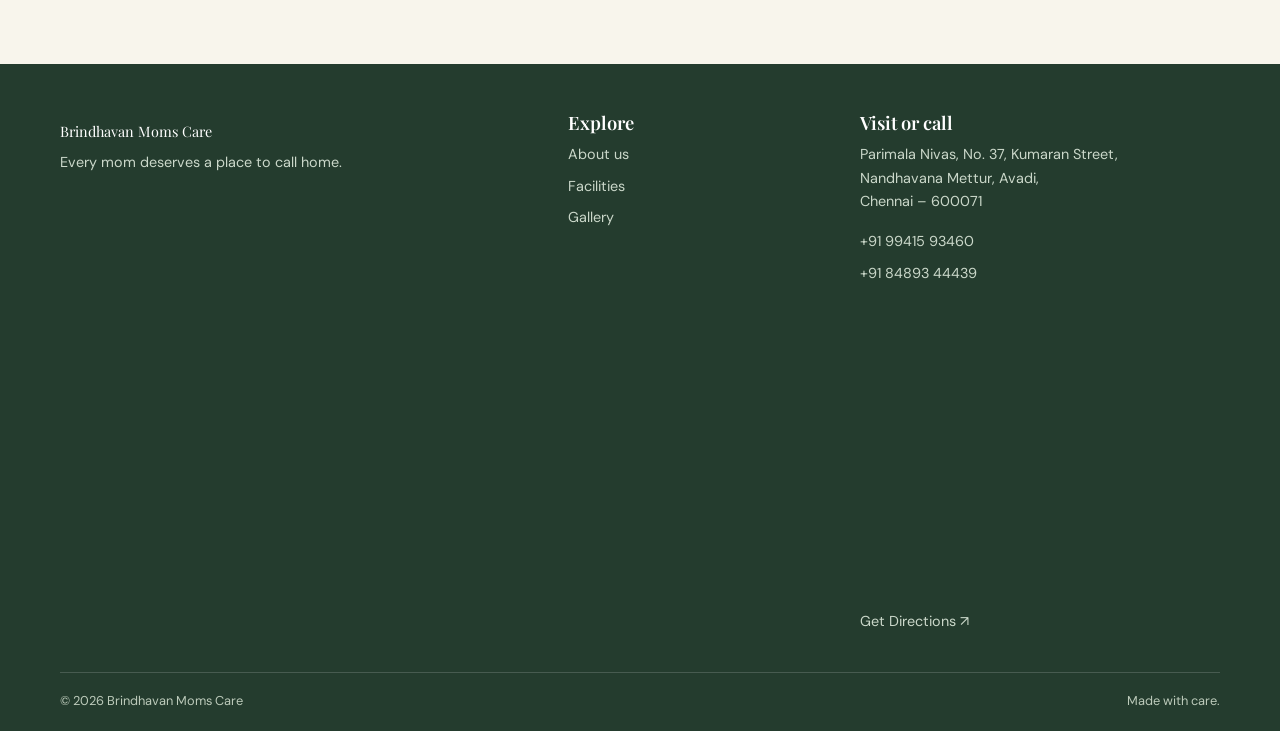
<file: contact.html>
<!doctype html>
<html lang="en">
    <head>
        <meta charset="utf-8">
        <meta name="viewport" content="width=device-width,initial-scale=1">
        <meta name="theme-color" content="#304c3b">
        <meta name="description" content="Contact Brindhavan Elder Moms' Care to ask about accommodation, facilities and arranging a visit.">
        <title>
            Contact | Brindhavan Moms Care
        </title>
        <link rel="stylesheet" href="assets/style.css">
    </head>
    <body>
        <div class="topbar">
            <div class="container">
                <span data-en="A place built on dignity, care and belonging" data-ta="கண்ணியம், அக்கறை, அரவணைப்பின் மீது கட்டப்பட்ட இல்லம்">A place built on dignity, care and belonging</span>
                <span class="top-right">
                    <a href="tel:+919941593460" data-en="Call us: +91 99415 93460" data-ta="அழைக்கவும்: +91 99415 93460">Call us: +91 99415 93460</a>
                </span>
            </div>
        </div>
        <header class="site-header">
            <div class="container nav-wrap">
                <a class="brand" href="index.html">
                    <img src="assets/brindhavan-board.jpg" alt="Brindhavan Moms Care name board">
                    <span>
                        <strong data-en="Brindhavan Moms Care" data-ta="பிருந்தாவன் மாம்ஸ் கேர்">Brindhavan Moms Care</strong>
                        <small data-en="Every mom deserves a place to call home" data-ta="ஒவ்வொரு அம்மாவுக்கும் தன் வீடு என்று சொல்ல ஓர் இடம் வேண்டும்">Every mom deserves a place to call home</small>
                    </span>
                </a>
                <nav class="nav" aria-label="Main navigation">
                    <a href="index.html" data-en="Home" data-ta="முகப்பு">
                        Home
                    </a>
                    <a href="about.html" data-en="About us" data-ta="எங்களைப் பற்றி">
                        About us
                    </a>
                    <a href="facilities.html" data-en="Facilities" data-ta="வசதிகள்">
                        Facilities
                    </a>
                    <a href="gallery.html" data-en="Gallery" data-ta="புகைப்படங்கள்">
                        Gallery
                    </a>
                    <a class="active" href="contact.html" data-en="Contact" data-ta="தொடர்பு">
                        Contact
                    </a>
                </nav>
                <div class="nav-actions">
                    <button class="lang-btn" type="button" aria-label="Switch language">
                        தமிழ்
                    </button>
                    <button class="menu-btn" type="button" aria-label="Open navigation" aria-expanded="false">
                        ☰
                    </button>
                </div>
            </div>
        </header>
        <main>
            <section class="page-hero">
                <div class="container">
                    <span class="eyebrow" data-en="We&#x27;re here to help" data-ta="உதவ நாங்கள் இருக்கிறோம்">We're here to help</span>
                    <h1 data-en="Let&#x27;s talk about the next step." data-ta="அடுத்த படியைப் பற்றிப் பேசலாம்.">Let's talk about the next step.</h1>
                    <p class="lead" data-en="Whether you are exploring options for yourself or someone you love, get in touch with the Brindhavan care team to ask questions or arrange a visit." data-ta="உங்களுக்காகவோ அன்புக்குரியவருக்காகவோ வாய்ப்புகளைத் தேடுகிறீர்களா? பிருந்தாவன் பராமரிப்புக் குழுவைத் தொடர்பு கொண்டு கேள்விகளைக் கேளுங்கள் அல்லது வருகைக்கு ஏற்பாடு செய்யுங்கள்.">Whether you are exploring options for yourself or someone you love, get in touch with the Brindhavan care team to ask questions or arrange a visit.</p>
                </div>
            </section>
            <section class="section">
                <div class="container contact-grid">
                    <aside class="contact-panel">
                        <span class="eyebrow" style="color:#d8c08e" data-en="Contact details" data-ta="தொடர்பு விவரங்கள்">Contact details</span>
                        <h2 data-en="We&#x27;d be glad to speak with you." data-ta="உங்களுடன் பேச மகிழ்ச்சி அடைவோம்.">We'd be glad to speak with you.</h2>
                        <p data-en="Call us to discuss room options, current availability, rental rates and visits." data-ta="அறை வகைகள், தற்போதைய இடம் இருப்பு, வாடகை, வருகை பற்றிப் பேச எங்களை அழையுங்கள்.">Call us to discuss room options, current availability, rental rates and visits.</p>
                        <div class="contact-item">
                            <strong data-en="Phone" data-ta="தொலைபேசி">Phone</strong>
                            <a href="tel:+919941593460">
                                +91 99415 93460
                            </a>
                            <br>
                            <a href="tel:+918489344439">
                                +91 84893 44439
                            </a>
                        </div>
                        <div class="contact-item">
                            <strong data-en="WhatsApp" data-ta="வாட்ஸ்அப்">WhatsApp</strong>
                            <a href="https://wa.me/919941593460" target="_blank" rel="noopener" data-en="Message the care team ↗" data-ta="பராமரிப்புக் குழுவுக்குச் செய்தி அனுப்புங்கள் ↗">Message the care team ↗</a>
                        </div>
                        <div class="contact-item">
                            <strong data-en="Address" data-ta="முகவரி">Address</strong>
                            <span>
                                <span data-en="Parimala Nivas, No. 37, Kumaran Street," data-ta="பரிமளா நிவாஸ், எண் 37, குமரன் தெரு,">Parimala Nivas, No. 37, Kumaran Street,</span>
                                <br>
                                <span data-en="Nandhavana Mettur, Avadi," data-ta="நந்தவனம் மேட்டூர், ஆவடி,">Nandhavana Mettur, Avadi,</span>
                                <br>
                                Chennai – 600071
                            </span>
                        </div>
                        <div class="contact-item">
                            <strong data-en="Directions" data-ta="வழிகாட்டுதல்">Directions</strong>
                            <a href="https://www.google.com/maps/search/?api=1&query=Parimala+Nivas+Kumaran+Street+Nandhavana+Mettur+Avadi+Chennai+600071" target="_blank" rel="noopener" data-en="Open in Google Maps ↗" data-ta="கூகுள் மேப்ஸில் திறக்க ↗">Open in Google Maps ↗</a>
                        </div>
                    </aside>
                    <section class="form-panel">
                        <span class="eyebrow" data-en="Enquiry" data-ta="விசாரணை">Enquiry</span>
                        <h2 style="font-size:2rem" data-en="Send us a WhatsApp enquiry" data-ta="வாட்ஸ்அப்பில் விசாரணை அனுப்புங்கள்">Send us a WhatsApp enquiry</h2>
                        <p style="color:var(--muted)" data-en="Fill in the details below. Your message will open in WhatsApp so you can review and send it. Nothing is stored on this website." data-ta="கீழே விவரங்களை நிரப்பவும். உங்கள் செய்தி வாட்ஸ்அப்பில் திறக்கும்; பார்த்து அனுப்பலாம். இந்த இணையதளத்தில் எதுவும் சேமிக்கப்படாது.">Fill in the details below. Your message will open in WhatsApp so you can review and send it. Nothing is stored on this website.</p>
                        <form id="enquiry-form">
                            <div class="form-grid">
                                <div class="field">
                                    <label for="name" data-en="Your name *" data-ta="உங்கள் பெயர் *">Your name *</label>
                                    <input id="name" name="name" autocomplete="name" required placeholder="Enter your name" data-ph-en="Enter your name" data-ph-ta="உங்கள் பெயரை உள்ளிடவும்">
                                </div>
                                <div class="field">
                                    <label for="phone" data-en="Your phone number *" data-ta="உங்கள் தொலைபேசி எண் *">Your phone number *</label>
                                    <input id="phone" name="phone" autocomplete="tel" required inputmode="tel" placeholder="Enter phone number" data-ph-en="Enter phone number" data-ph-ta="தொலைபேசி எண்ணை உள்ளிடவும்">
                                </div>
                                <div class="field full">
                                    <label for="room" data-en="Room preference" data-ta="அறை விருப்பம்">Room preference</label>
                                    <select id="room" name="room">
                                        <option value="" data-en="Not sure yet" data-ta="இன்னும் உறுதியில்லை">Not sure yet</option>
                                        <option data-en="Shared room" data-ta="பகிர்ந்த அறை">Shared room</option>
                                        <option data-en="Separate air-conditioned room" data-ta="தனி குளிரூட்டப்பட்ட அறை">Separate air-conditioned room</option>
                                    </select>
                                </div>
                                <div class="field full">
                                    <label for="message" data-en="How can we help?" data-ta="நாங்கள் எவ்வாறு உதவலாம்?">How can we help?</label>
                                    <textarea id="message" name="message" placeholder="Ask about rooms, visits, rates or care facilities" data-ph-en="Ask about rooms, visits, rates or care facilities" data-ph-ta="அறைகள், வருகை, வாடகை, வசதிகள் பற்றிக் கேளுங்கள்"></textarea>
                                </div>
                                <div class="field full">
                                    <button class="btn" type="submit" data-en="Continue to WhatsApp ↗" data-ta="வாட்ஸ்அப்பில் தொடரவும் ↗">Continue to WhatsApp ↗</button>
                                    <small style="color:var(--muted)" data-en="This form does not submit to a server or database." data-ta="இந்தப் படிவம் எந்த சர்வருக்கோ தரவுத்தளத்திற்கோ அனுப்பப்படாது.">This form does not submit to a server or database.</small>
                                </div>
                            </div>
                        </form>
                    </section>
                </div>
            </section>
            <section class="section" style="padding-top:0">
                <div class="container">
                    <div class="cta-band">
                        <div>
                            <h2 data-en="Prefer to speak directly?" data-ta="நேரடியாகப் பேச விரும்புகிறீர்களா?">Prefer to speak directly?</h2>
                            <p data-en="Call either of the care-team numbers listed above." data-ta="மேலே உள்ள பராமரிப்புக் குழு எண்களில் ஏதேனும் ஒன்றை அழைக்கவும்.">Call either of the care-team numbers listed above.</p>
                        </div>
                        <a class="btn" href="tel:+919941593460" data-en="Call +91 99415 93460 ↗" data-ta="அழைக்கவும் +91 99415 93460 ↗">Call +91 99415 93460 ↗</a>
                    </div>
                </div>
            </section>
        </main>
        <footer class="site-footer">
            <div class="container">
                <div class="footer-grid">
                    <div>
                        <a class="footer-brand" href="index.html" data-en="Brindhavan Moms Care" data-ta="பிருந்தாவன் மாம்ஸ் கேர்">Brindhavan Moms Care</a>
                        <p data-en="Every mom deserves a place to call home." data-ta="ஒவ்வொரு அம்மாவுக்கும் தன் வீடு என்று சொல்ல ஓர் இடம் வேண்டும்.">Every mom deserves a place to call home.</p>
                    </div>
                    <div>
                        <h3 data-en="Explore" data-ta="பக்கங்கள்">Explore</h3>
                        <a href="about.html" data-en="About us" data-ta="எங்களைப் பற்றி">About us</a>
                        <a href="facilities.html" data-en="Facilities" data-ta="வசதிகள்">Facilities</a>
                        <a href="gallery.html" data-en="Gallery" data-ta="புகைப்படங்கள்">Gallery</a>
                    </div>
                    <div>
                        <h3 data-en="Visit or call" data-ta="வாருங்கள் அல்லது அழையுங்கள்">Visit or call</h3>
                        <p>
                            <span data-en="Parimala Nivas, No. 37, Kumaran Street," data-ta="பரிமளா நிவாஸ், எண் 37, குமரன் தெரு,">Parimala Nivas, No. 37, Kumaran Street,</span>
                            <br>
                            <span data-en="Nandhavana Mettur, Avadi," data-ta="நந்தவனம் மேட்டூர், ஆவடி,">Nandhavana Mettur, Avadi,</span>
                            <br>
                            Chennai – 600071
                        </p>
                        <a href="tel:+919941593460">
                            +91 99415 93460
                        </a>
                        <a href="tel:+918489344439">
                            +91 84893 44439
                        </a>
                        <div class="map-container">
            <iframe
                src="https://www.google.com/maps?q=Parimala%20Nivas%2C%20No.%2037%2C%20Kumaran%20Street%2C%20Nandhavana%20Mettur%2C%20Avadi%2C%20Chennai%20600071&amp;output=embed"
                title="Map showing Brindhavan Moms Care at Parimala Nivas, Avadi, Chennai"
                width="100%"
                height="300"
                style="border:0;"
                allowfullscreen
                loading="lazy"
                referrerpolicy="no-referrer-when-downgrade">
            </iframe>
        </div>
                        <a target="_blank" rel="noopener" href="https://www.google.com/maps/search/?api=1&query=Parimala+Nivas+Kumaran+Street+Nandhavana+Mettur+Avadi+Chennai+600071" data-en="Get Directions ↗" data-ta="வழிகாட்டுதல் பெற ↗">Get Directions ↗</a></div></div>
                <div class="copyright">
                    <span>
                        ©
                        <span data-year>
                        </span>
                        Brindhavan Moms Care
                    </span>
                    <span data-en="Made with care." data-ta="அன்புடன் உருவாக்கப்பட்டது.">Made with care.</span>
                </div>
            </div>
        </footer>
        <div class="mobile-cta">
            <a class="btn" href="tel:+919941593460" data-en="☎ Call us" data-ta="☎ அழைக்க">☎ Call us</a>
            <a class="btn gold" href="https://wa.me/919941593460" target="_blank" rel="noopener" data-en="WhatsApp ↗" data-ta="வாட்ஸ்அப் ↗">WhatsApp ↗</a>
        </div>
        <script src="assets/script.js">
        </script>
        <script>
            document.querySelector('[data-year]').textContent=new Date().getFullYear();
        </script>
    </body>
</html>
</file>
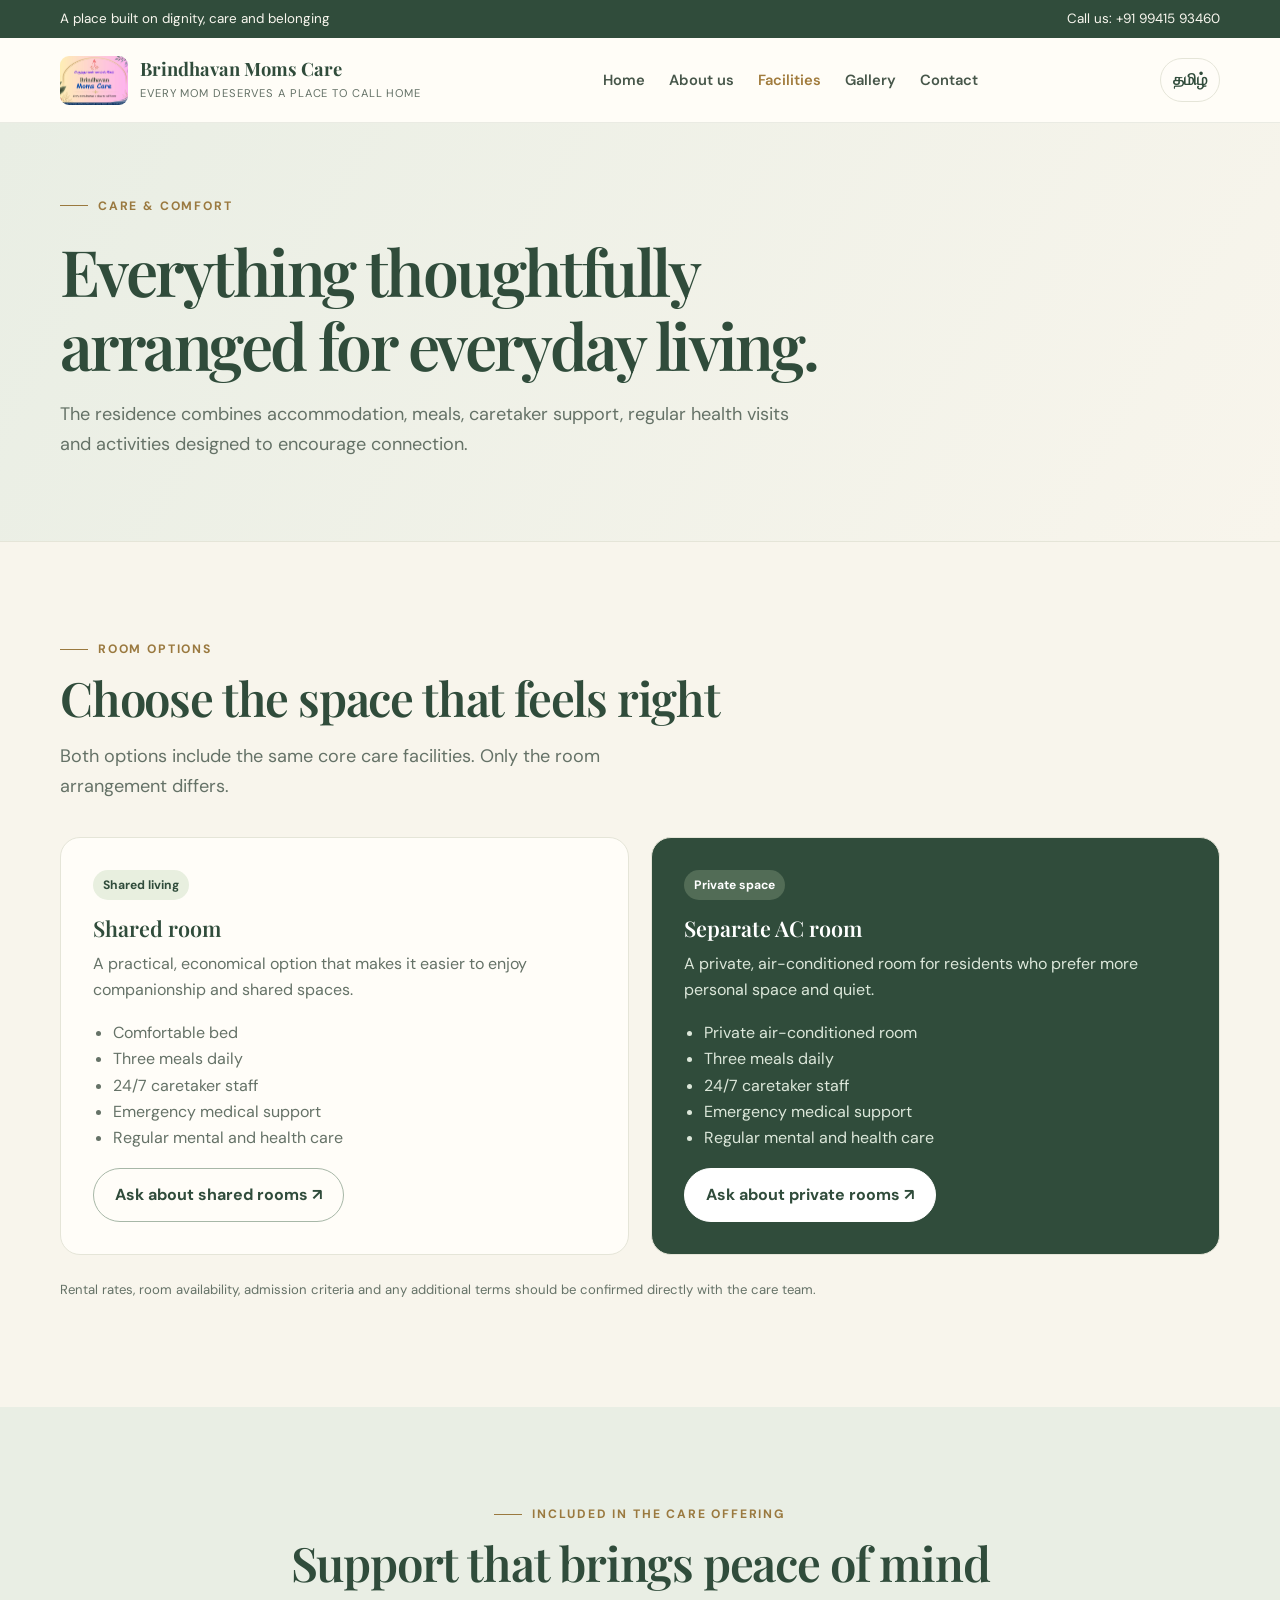
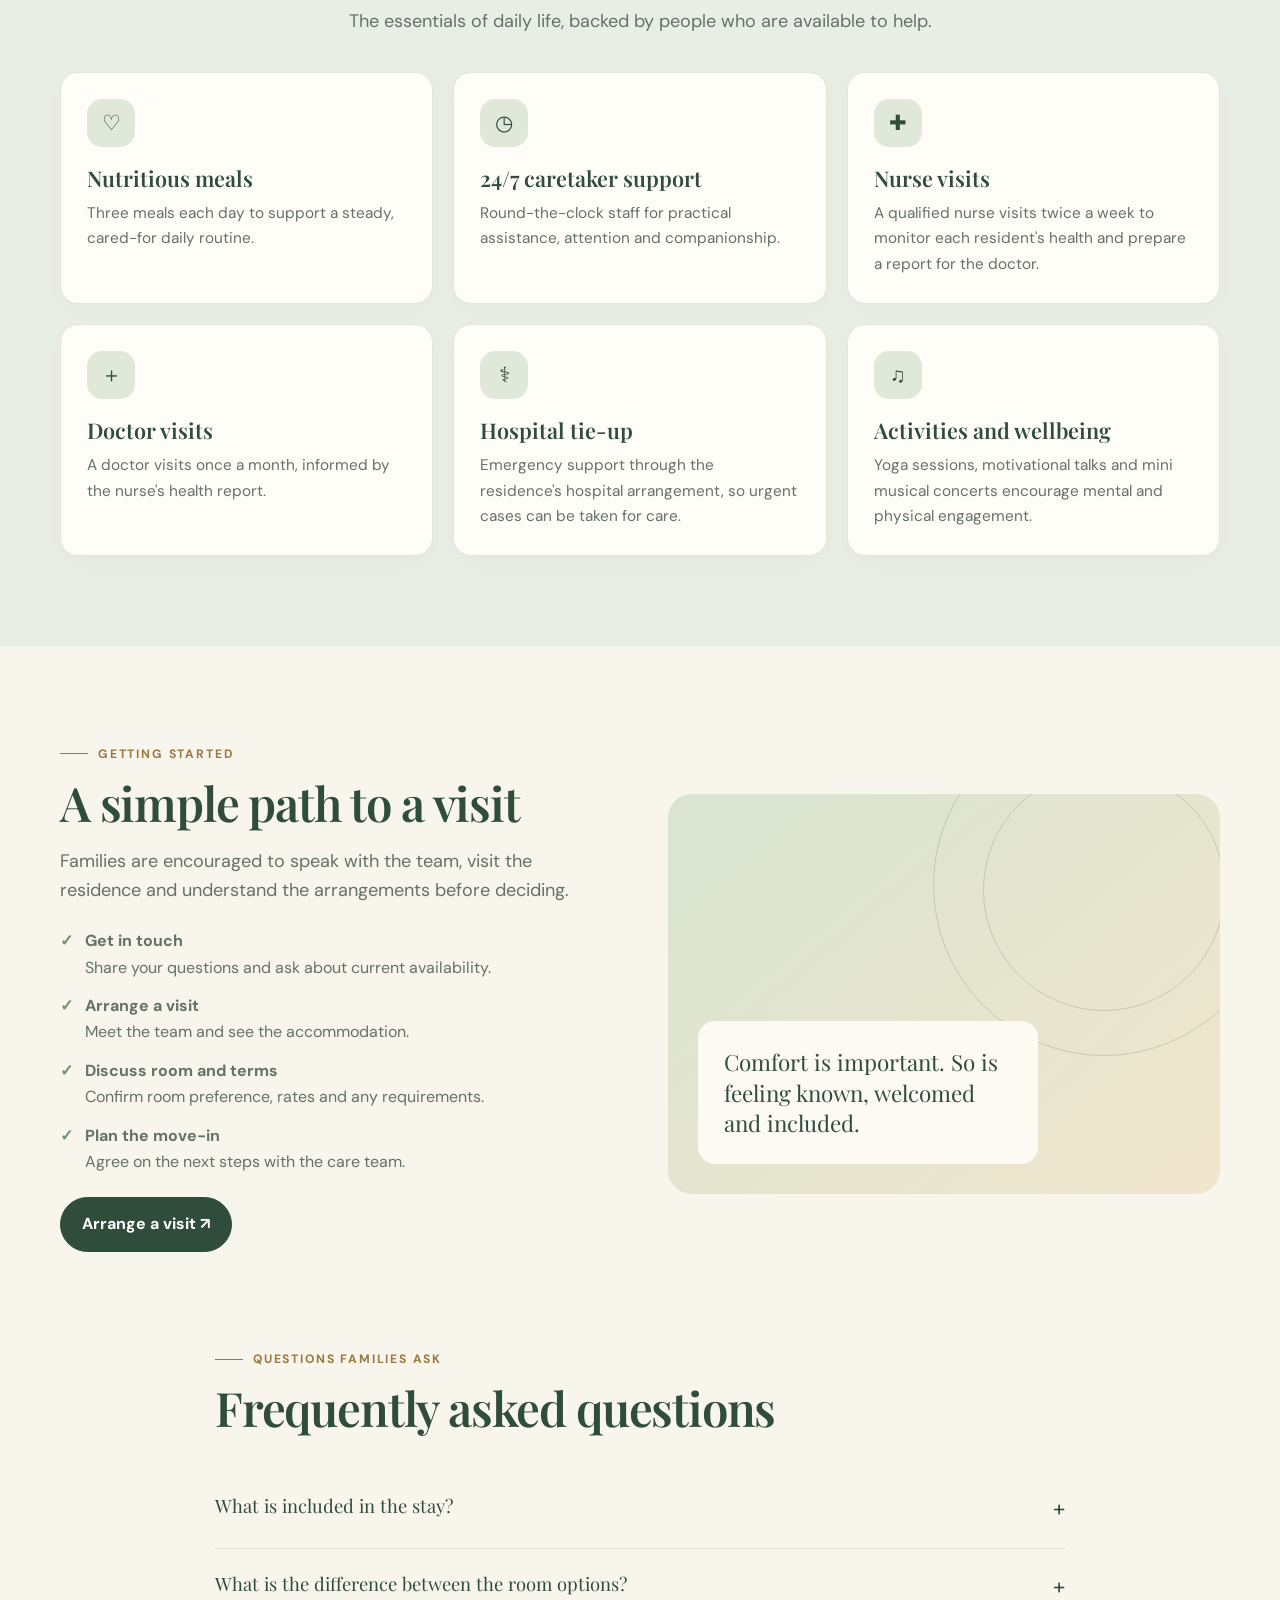
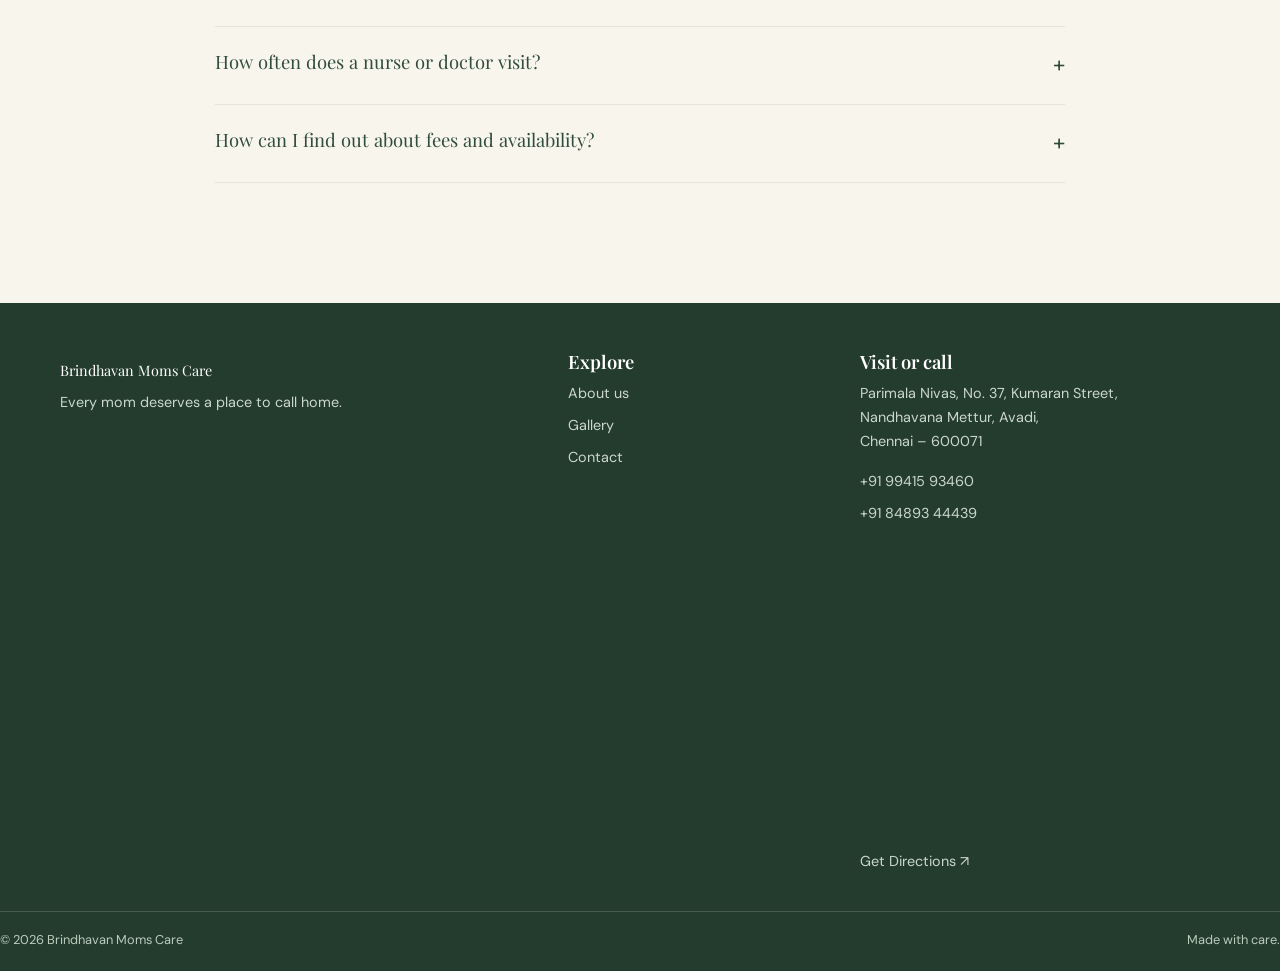
<file: facilities.html>
<!doctype html>
<html lang="en">
    <head>
        <meta charset="utf-8">
        <meta name="viewport" content="width=device-width,initial-scale=1">
        <meta name="theme-color" content="#304c3b">
        <meta name="description" content="Explore Brindhavan Elder Moms' Care accommodation, meals, caretaker support and health-care arrangements.">
        <title>
            Facilities
            &
            Accommodation | Brindhavan Moms Care
        </title>
        <link rel="stylesheet" href="assets/style.css">
    </head>
    <body>
        <div class="topbar">
            <div class="container">
                <span data-en="A place built on dignity, care and belonging" data-ta="மரியாதை, அக்கறை, அன்பு நிறைந்த இல்லம்">
                    A place built on dignity, care and belonging
                </span>
                <span class="top-right">
                    <a href="tel:+919941593460">
                        Call us: +91 99415 93460
                    </a>
                </span>
            </div>
        </div>
        <header class="site-header">
            <div class="container nav-wrap">
                <a class="brand" href="index.html">
                    <img src="assets/brindhavan-board.jpg" alt="Brindhavan Moms Care name board">
                    <span>
                        <strong>
                            Brindhavan Moms Care
                        </strong>
                        <small>
                            Every mom deserves a place to call home
                        </small>
                    </span>
                </a>
                <nav class="nav" aria-label="Main navigation">
                    <a href="index.html" data-en="Home" data-ta="முகப்பு">
                        Home
                    </a>
                    <a href="about.html" data-en="About us" data-ta="எங்களைப் பற்றி">
                        About us
                    </a>
                    <a class="active" href="facilities.html" data-en="Facilities" data-ta="வசதிகள்">
                        Facilities
                    </a>
                    <a href="gallery.html" data-en="Gallery" data-ta="புகைப்படங்கள்">
                        Gallery
                    </a>
                    <a href="contact.html" data-en="Contact" data-ta="தொடர்பு">
                        Contact
                    </a>
                </nav>
                <div class="nav-actions">
                    <button class="lang-btn" type="button" aria-label="Switch language">
                        தமிழ்
                    </button>
                    <button class="menu-btn" type="button" aria-label="Open navigation" aria-expanded="false">
                        ☰
                    </button>
                </div>
            </div>
        </header>
        <main>
            <section class="page-hero">
                <div class="container">
                    <span class="eyebrow">
                        Care
                        &
                        comfort
                    </span>
                    <h1>
                        Everything thoughtfully arranged for everyday living.
                    </h1>
                    <p class="lead">
                        The residence combines accommodation, meals, caretaker support, regular health visits and activities designed to encourage connection.
                    </p>
                </div>
            </section>
            <section class="section">
                <div class="container">
                    <div class="section-head">
                        <span class="eyebrow">
                            Room options
                        </span>
                        <h2>
                            Choose the space that feels right
                        </h2>
                        <p class="lead">
                            Both options include the same core care facilities. Only the room arrangement differs.
                        </p>
                    </div>
                    <div class="room-grid">
                        <article class="room-card reveal">
                            <span class="room-tag">
                                Shared living
                            </span>
                            <h3>
                                Shared room
                            </h3>
                            <p>
                                A practical, economical option that makes it easier to enjoy companionship and shared spaces.
                            </p>
                            <ul>
                                <li>
                                    Comfortable bed
                                </li>
                                <li>
                                    Three meals daily
                                </li>
                                <li>
                                    24/7 caretaker staff
                                </li>
                                <li>
                                    Emergency medical support
                                </li>
                                <li>
                                    Regular mental and health care
                                </li>
                            </ul>
                            <a class="btn light" href="contact.html">
                                Ask about shared rooms ↗
                            </a>
                        </article>
                        <article class="room-card featured reveal">
                            <span class="room-tag">
                                Private space
                            </span>
                            <h3>
                                Separate AC room
                            </h3>
                            <p>
                                A private, air-conditioned room for residents who prefer more personal space and quiet.
                            </p>
                            <ul>
                                <li>
                                    Private air-conditioned room
                                </li>
                                <li>
                                    Three meals daily
                                </li>
                                <li>
                                    24/7 caretaker staff
                                </li>
                                <li>
                                    Emergency medical support
                                </li>
                                <li>
                                    Regular mental and health care
                                </li>
                            </ul>
                            <a class="btn" style="background:#fff;color:var(--green);border-color:#fff" href="contact.html">
                                Ask about private rooms ↗
                            </a>
                        </article>
                    </div>
                    <p class="profile-note">
                        Rental rates, room availability, admission criteria and any additional terms should be confirmed directly with the care team.
                    </p>
                </div>
            </section>
            <section class="section soft-band">
                <div class="container">
                    <div class="section-head center">
                        <span class="eyebrow">
                            Included in the care offering
                        </span>
                        <h2>
                            Support that brings peace of mind
                        </h2>
                        <p class="lead">
                            The essentials of daily life, backed by people who are available to help.
                        </p>
                    </div>
                    <div class="cards">
                        <article class="card reveal">
                            <div class="icon-box">
                                ♡
                            </div>
                            <h3>
                                Nutritious meals
                            </h3>
                            <p>
                                Three meals each day to support a steady, cared-for daily routine.
                            </p>
                        </article>
                        <article class="card reveal">
                            <div class="icon-box">
                                ◷
                            </div>
                            <h3>
                                24/7 caretaker support
                            </h3>
                            <p>
                                Round-the-clock staff for practical assistance, attention and companionship.
                            </p>
                        </article>
                        <article class="card reveal">
                            <div class="icon-box">
                                ✚
                            </div>
                            <h3>
                                Nurse visits
                            </h3>
                            <p>
                                A qualified nurse visits twice a week to monitor each resident's health and prepare a report for the doctor.
                            </p>
                        </article>
                        <article class="card reveal">
                            <div class="icon-box">
                                ＋
                            </div>
                            <h3>
                                Doctor visits
                            </h3>
                            <p>
                                A doctor visits once a month, informed by the nurse's health report.
                            </p>
                        </article>
                        <article class="card reveal">
                            <div class="icon-box">
                                ⚕
                            </div>
                            <h3>
                                Hospital tie-up
                            </h3>
                            <p>
                                Emergency support through the residence's hospital arrangement, so urgent cases can be taken for care.
                            </p>
                        </article>
                        <article class="card reveal">
                            <div class="icon-box">
                                ♫
                            </div>
                            <h3>
                                Activities and wellbeing
                            </h3>
                            <p>
                                Yoga sessions, motivational talks and mini musical concerts encourage mental and physical engagement.
                            </p>
                        </article>
                    </div>
                </div>
            </section>
            <section class="section">
                <div class="container split">
                    <div class="reveal">
                        <span class="eyebrow">
                            Getting started
                        </span>
                        <h2>
                            A simple path to a visit
                        </h2>
                        <p class="lead">
                            Families are encouraged to speak with the team, visit the residence and understand the arrangements before deciding.
                        </p>
                        <ol class="check-list" style="list-style:none;padding:0">
                            <li>
                                <span>
                                    <b>
                                        Get in touch
                                    </b>
                                    <br>
                                    Share your questions and ask about current availability.
                                </span>
                            </li>
                            <li>
                                <span>
                                    <b>
                                        Arrange a visit
                                    </b>
                                    <br>
                                    Meet the team and see the accommodation.
                                </span>
                            </li>
                            <li>
                                <span>
                                    <b>
                                        Discuss room and terms
                                    </b>
                                    <br>
                                    Confirm room preference, rates and any requirements.
                                </span>
                            </li>
                            <li>
                                <span>
                                    <b>
                                        Plan the move-in
                                    </b>
                                    <br>
                                    Agree on the next steps with the care team.
                                </span>
                            </li>
                        </ol>
                        <a class="btn" href="contact.html">
                            Arrange a visit ↗
                        </a>
                    </div>
                    <div class="art-panel reveal">
                        <div class="art-quote">
                            <p>
                                Comfort is important. So is feeling known, welcomed and included.
                            </p>
                        </div>
                    </div>
                </div>
            </section>
            <section class="section" style="padding-top:0">
                <div class="container faq">
                    <div class="section-head">
                        <span class="eyebrow">
                            Questions families ask
                        </span>
                        <h2>
                            Frequently asked questions
                        </h2>
                    </div>
                    <div class="faq-item">
                        <button class="faq-q" aria-expanded="false">
                            <span>
                                What is included in the stay?
                            </span>
                            <span data-faq-symbol>
                                +
                            </span>
                        </button>
                        <div class="faq-a">
                            The stated facilities include a bed, three meals a day, 24/7 caretaker support, emergency medical support, and regular mental and health care.
                        </div>
                    </div>
                    <div class="faq-item">
                        <button class="faq-q" aria-expanded="false">
                            <span>
                                What is the difference between the room options?
                            </span>
                            <span data-faq-symbol>
                                +
                            </span>
                        </button>
                        <div class="faq-a">
                            Residents can choose a shared room or a separate air-conditioned room. The core facilities remain the same; the room arrangement differs.
                        </div>
                    </div>
                    <div class="faq-item">
                        <button class="faq-q" aria-expanded="false">
                            <span>
                                How often does a nurse or doctor visit?
                            </span>
                            <span data-faq-symbol>
                                +
                            </span>
                        </button>
                        <div class="faq-a">
                            According to the EMC information provided, a qualified nurse visits twice a week and a doctor visits once a month.
                        </div>
                    </div>
                    <div class="faq-item">
                        <button class="faq-q" aria-expanded="false">
                            <span>
                                How can I find out about fees and availability?
                            </span>
                            <span data-faq-symbol>
                                +
                            </span>
                        </button>
                        <div class="faq-a">
                            Please contact the care team directly. Current rental rates and room availability have not been listed on this website.
                        </div>
                    </div>
                </div>
            </section>
        </main>
        <footer class="site-footer">
            <div class="container">
                <div class="footer-grid">
                    <div>
                        <a class="footer-brand" href="index.html">
                            Brindhavan Moms Care
                        </a>
                        <p>
                            Every mom deserves a place to call home.
                        </p>
                    </div>
                    <div>
                        <h3>
                            Explore
                        </h3>
                        <a href="about.html">
                            About us
                        </a>
                        <a href="gallery.html">
                            Gallery
                        </a>
                        <a href="contact.html">
                            Contact
                        </a>
                    </div>
                    <div>
                        <h3>
                            Visit or call
                        </h3>
                        <p>
                            Parimala Nivas, No. 37, Kumaran Street,
                            <br>
                            Nandhavana Mettur, Avadi,
                            <br>
                            Chennai – 600071
                        </p>
                        <a href="tel:+919941593460">
                            +91 99415 93460
                        </a>
                        <a href="tel:+918489344439">
                            +91 84893 44439
                        </a>
                        <div class="map-container">
            <iframe
                src="https://www.google.com/maps?q=Parimala%20Nivas%2C%20No.%2037%2C%20Kumaran%20Street%2C%20Nandhavana%20Mettur%2C%20Avadi%2C%20Chennai%20600071&amp;output=embed"
                title="Map showing Brindhavan Moms Care at Parimala Nivas, Avadi, Chennai"
                width="100%"
                height="300"
                style="border:0;"
                allowfullscreen
                loading="lazy"
                referrerpolicy="no-referrer-when-downgrade">
            </iframe>
        </div>
                        <a target="_blank" rel="noopener" href="https://www.google.com/maps/search/?api=1&query=Parimala+Nivas+Kumaran+Street+Nandhavana+Mettur+Avadi+Chennai+600071">
                            Get Directions ↗
                        </a>
                    </div>
                    </div>
                </div>
                <div class="copyright">
                    <span>
                        ©
                        <span data-year>
                        </span>
                        Brindhavan Moms Care
                    </span>
                    <span>
                        Made with care.
                    </span>
                </div>
            </div>
        </footer>
        <div class="mobile-cta">
            <a class="btn" href="tel:+919941593460">
                ☎ Call us
            </a>
            <a class="btn gold" href="https://wa.me/919941593460" target="_blank" rel="noopener">
                WhatsApp ↗
            </a>
        </div>
        <script src="assets/script.js">
        </script>
        <script>
            document.querySelector('[data-year]').textContent=new Date().getFullYear();
        </script>
    </body>
</html>
</file>
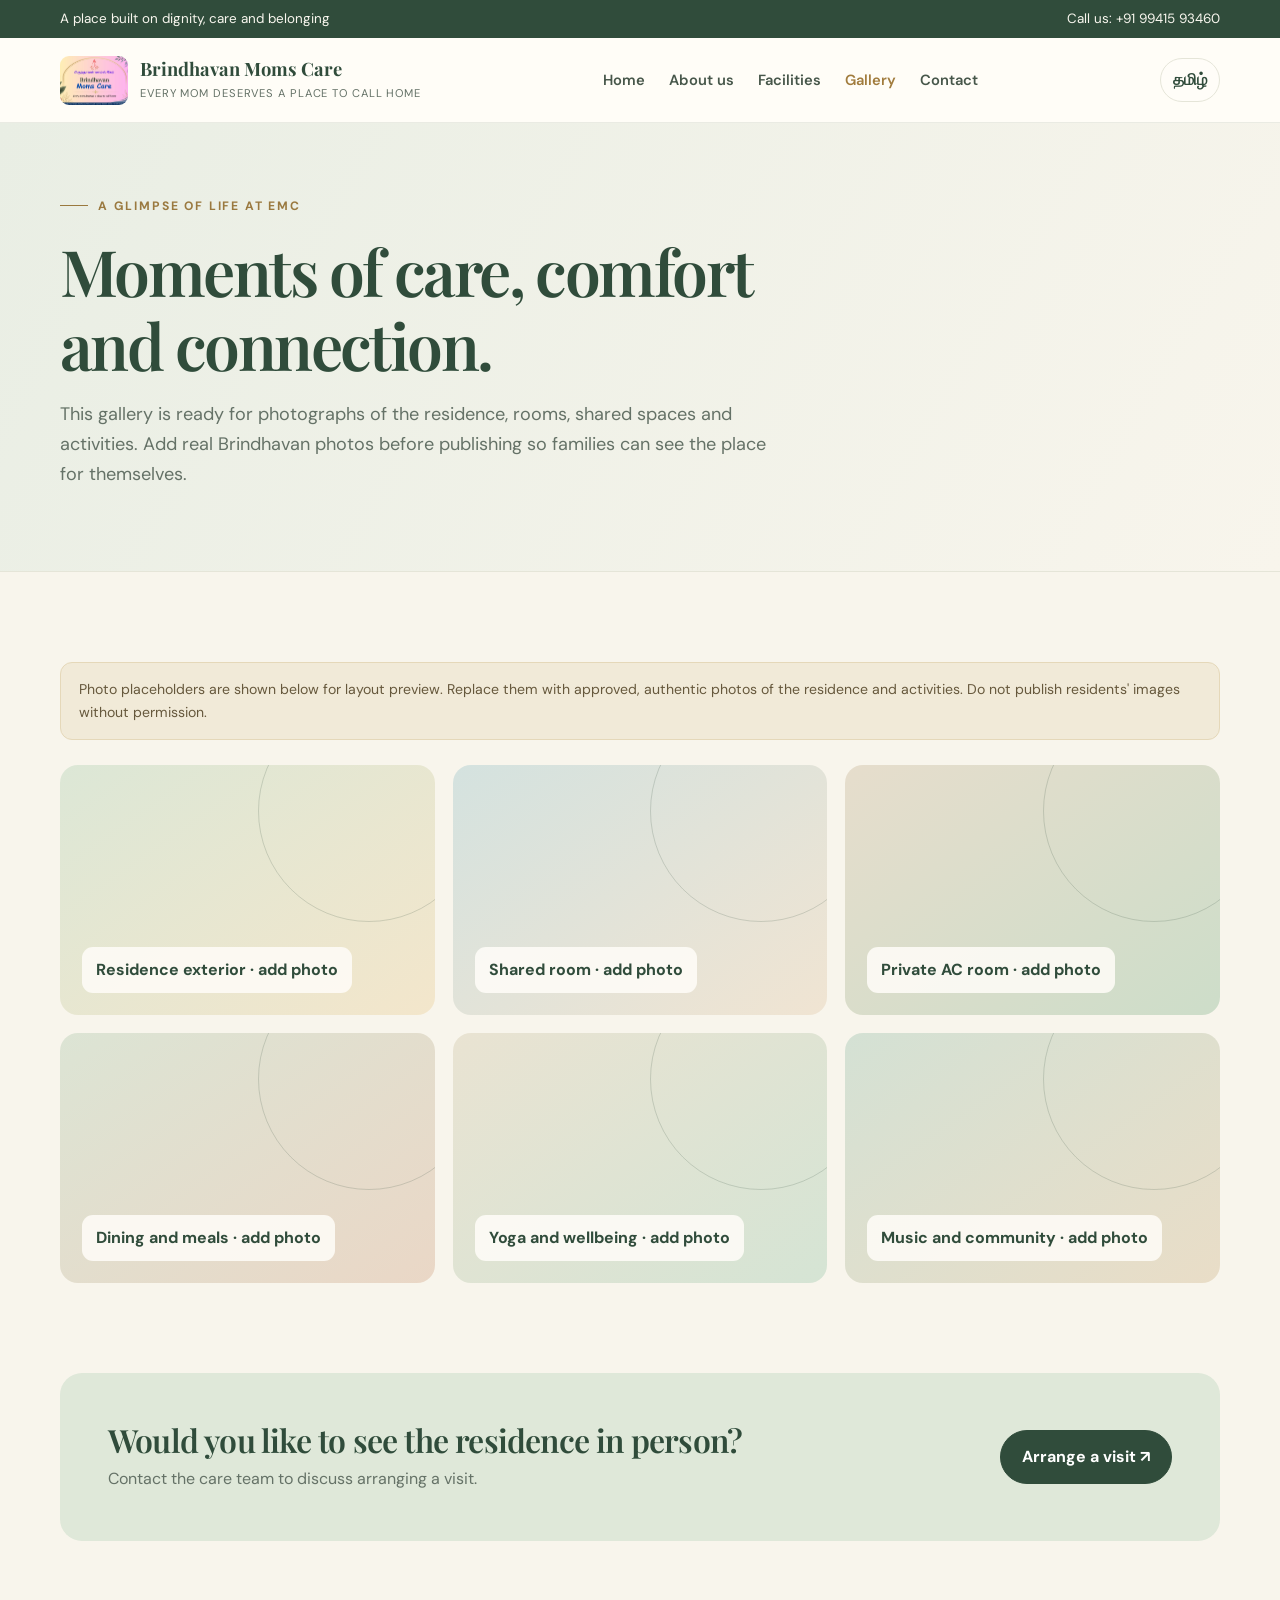
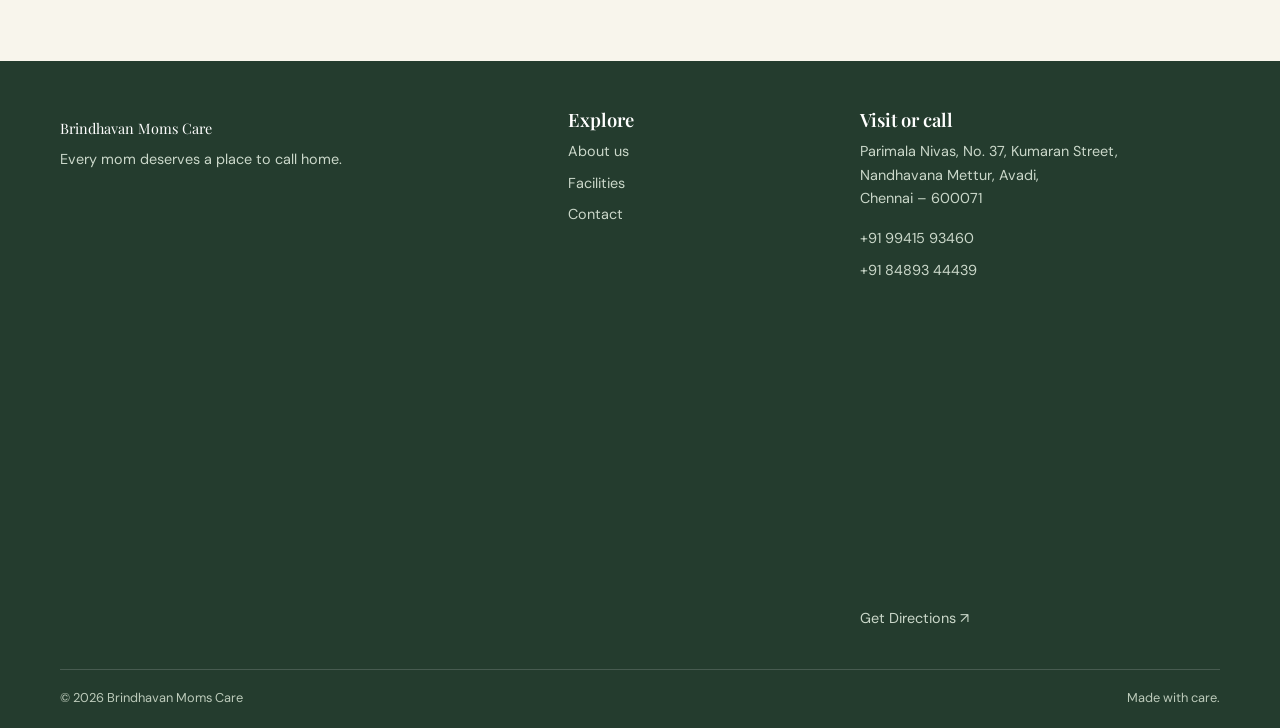
<file: gallery.html>
<!doctype html>
<html lang="en">
    <head>
        <meta charset="utf-8">
        <meta name="viewport" content="width=device-width,initial-scale=1">
        <meta name="theme-color" content="#304c3b">
        <meta name="description" content="Explore the Brindhavan Elder Moms' Care residence and activities.">
        <title>
            Gallery | Brindhavan Moms Care
        </title>
        <link rel="stylesheet" href="assets/style.css">
    </head>
    <body>
        <div class="topbar">
            <div class="container">
                <span>
                    A place built on dignity, care and belonging
                </span>
                <span class="top-right">
                    <a href="tel:+919941593460">
                        Call us: +91 99415 93460
                    </a>
                </span>
            </div>
        </div>
        <header class="site-header">
            <div class="container nav-wrap">
                <a class="brand" href="index.html">
                    <img src="assets/brindhavan-board.jpg" alt="Brindhavan Moms Care name board">
                    <span>
                        <strong>
                            Brindhavan Moms Care
                        </strong>
                        <small>
                            Every mom deserves a place to call home
                        </small>
                    </span>
                </a>
                <nav class="nav" aria-label="Main navigation">
                    <a href="index.html" data-en="Home" data-ta="முகப்பு">
                        Home
                    </a>
                    <a href="about.html" data-en="About us" data-ta="எங்களைப் பற்றி">
                        About us
                    </a>
                    <a href="facilities.html" data-en="Facilities" data-ta="வசதிகள்">
                        Facilities
                    </a>
                    <a class="active" href="gallery.html" data-en="Gallery" data-ta="புகைப்படங்கள்">
                        Gallery
                    </a>
                    <a href="contact.html" data-en="Contact" data-ta="தொடர்பு">
                        Contact
                    </a>
                </nav>
                <div class="nav-actions">
                    <button class="lang-btn" type="button" aria-label="Switch language">
                        தமிழ்
                    </button>
                    <button class="menu-btn" type="button" aria-label="Open navigation" aria-expanded="false">
                        ☰
                    </button>
                </div>
            </div>
        </header>
        <main>
            <section class="page-hero">
                <div class="container">
                    <span class="eyebrow">
                        A glimpse of life at EMC
                    </span>
                    <h1>
                        Moments of care, comfort and connection.
                    </h1>
                    <p class="lead">
                        This gallery is ready for photographs of the residence, rooms, shared spaces and activities. Add real Brindhavan photos before publishing so families can see the place for themselves.
                    </p>
                </div>
            </section>
            <section class="section">
                <div class="container">
                    <div class="notice" style="margin-bottom:25px">
                        Photo placeholders are shown below for layout preview. Replace them with approved, authentic photos of the residence and activities. Do not publish residents' images without permission.
                    </div>
                    <div class="gallery-grid">
                        <div class="gallery-tile reveal">
                            <span>
                                Residence exterior · add photo
                            </span>
                        </div>
                        <div class="gallery-tile reveal">
                            <span>
                                Shared room · add photo
                            </span>
                        </div>
                        <div class="gallery-tile reveal">
                            <span>
                                Private AC room · add photo
                            </span>
                        </div>
                        <div class="gallery-tile reveal">
                            <span>
                                Dining and meals · add photo
                            </span>
                        </div>
                        <div class="gallery-tile reveal">
                            <span>
                                Yoga and wellbeing · add photo
                            </span>
                        </div>
                        <div class="gallery-tile reveal">
                            <span>
                                Music and community · add photo
                            </span>
                        </div>
                    </div>
                </div>
            </section>
            <section class="section" style="padding-top:0">
                <div class="container">
                    <div class="cta-band">
                        <div>
                            <h2>
                                Would you like to see the residence in person?
                            </h2>
                            <p>
                                Contact the care team to discuss arranging a visit.
                            </p>
                        </div>
                        <a class="btn" href="contact.html">
                            Arrange a visit ↗
                        </a>
                    </div>
                </div>
            </section>
        </main>
        <footer class="site-footer">
            <div class="container">
                <div class="footer-grid">
                    <div>
                        <a class="footer-brand" href="index.html">
                            Brindhavan Moms Care
                        </a>
                        <p>
                            Every mom deserves a place to call home.
                        </p>
                    </div>
                    <div>
                        <h3>
                            Explore
                        </h3>
                        <a href="about.html">
                            About us
                        </a>
                        <a href="facilities.html">
                            Facilities
                        </a>
                        <a href="contact.html">
                            Contact
                        </a>
                    </div>
                    <div>
                        <h3>
                            Visit or call
                        </h3>
                        <p>
                            Parimala Nivas, No. 37, Kumaran Street,
                            <br>
                            Nandhavana Mettur, Avadi,
                            <br>
                            Chennai – 600071
                        </p>
                        <a href="tel:+919941593460">
                            +91 99415 93460
                        </a>
                        <a href="tel:+918489344439">
                            +91 84893 44439
                        </a>
                        <div class="map-container">
            <iframe
                src="https://www.google.com/maps?q=Parimala%20Nivas%2C%20No.%2037%2C%20Kumaran%20Street%2C%20Nandhavana%20Mettur%2C%20Avadi%2C%20Chennai%20600071&amp;output=embed"
                title="Map showing Brindhavan Moms Care at Parimala Nivas, Avadi, Chennai"
                width="100%"
                height="300"
                style="border:0;"
                allowfullscreen
                loading="lazy"
                referrerpolicy="no-referrer-when-downgrade">
            </iframe>
        </div>
                        <a target="_blank" rel="noopener" href="https://www.google.com/maps/search/?api=1&query=Parimala+Nivas+Kumaran+Street+Nandhavana+Mettur+Avadi+Chennai+600071">
                            Get Directions ↗
                        </a>
                    </div>
                </div>
                <div class="copyright">
                    <span>
                        ©
                        <span data-year>
                        </span>
                        Brindhavan Moms Care
                    </span>
                    <span>
                        Made with care.
                    </span>
                </div>
            </div>
        </footer>
        <div class="mobile-cta">
            <a class="btn" href="tel:+919941593460">
                ☎ Call us
            </a>
            <a class="btn gold" href="https://wa.me/919941593460" target="_blank" rel="noopener">
                WhatsApp ↗
            </a>
        </div>
        <script src="assets/script.js">
        </script>
        <script>
            document.querySelector('[data-year]').textContent=new Date().getFullYear();
        </script>
    </body>
</html>
</file>
<file: assets/style.css>
@import url('https://fonts.googleapis.com/css2?family=DM+Sans:wght@400;500;600;700&family=Playfair+Display:wght@500;600;700&display=swap');
:root {
    --cream:#f8f5ec;
    --paper:#fffdf8;
    --green:#304c3b;
    --green2:#496a52;
    --sage:#dfe8d9;
    --gold:#c6a66a;
    --ink:#25342a;
    --muted:#657267;
    --line:#e5e5d8;
    --white:#fff;
    --shadow:0 18px 50px rgba(39,63,46,.09)
}
* {
    box-sizing:border-box
}
html {
    scroll-behavior:smooth
}
body {
    margin:0;
    background:var(--cream);
    color:var(--ink);
    font-family:'DM Sans',sans-serif;
    line-height:1.65
}
img {
    max-width:100%;
    display:block
}
a {
    color:inherit
}
button,input,textarea,select {
    font:inherit
}
.container {
    width:min(1160px,calc(100% - 40px));
    margin:auto
}
.topbar {
    background:var(--green);
    color:#f9f7ef;
    font-size:.84rem
}
.topbar .container {
    display:flex;
    justify-content:space-between;
    gap:12px;
    align-items:center;
    padding:8px 0
}
.topbar a {
    text-decoration:none
}
.site-header {
    position:sticky;
    top:0;
    z-index:50;
    background:rgba(255,253,248,.94);
    backdrop-filter:blur(14px);
    border-bottom:1px solid rgba(48,76,59,.1)
}
.nav-wrap {
    min-height:84px;
    display:flex;
    align-items:center;
    justify-content:space-between;
    gap:20px
}
.brand {
    display:flex;
    align-items:center;
    gap:12px;
    text-decoration:none;
    min-width:0
}
.brand img {
    width:68px;
    height:49px;
    object-fit:cover;
    object-position:center;
    border-radius:9px
}
.brand strong {
    display:block;
    font-family:'Playfair Display',serif;
    color:var(--green);
    font-size:1.15rem;
    line-height:1.2
}
.brand small {
    display:block;
    color:var(--muted);
    font-size:.7rem;
    letter-spacing:.08em;
    text-transform:uppercase;
    margin-top:4px
}
.nav {
    display:flex;
    align-items:center;
    gap:24px
}
.nav a {
    text-decoration:none;
    font-size:.92rem;
    font-weight:600;
    color:#47574a;
    transition:color .2s
}
.nav a:hover,.nav a.active {
    color:#a17c3d
}
.nav-actions {
    display:flex;
    align-items:center;
    gap:10px
}
.lang-btn,.menu-btn {
    border:1px solid var(--line);
    background:var(--paper);
    color:var(--green);
    border-radius:999px;
    padding:8px 12px;
    cursor:pointer;
    font-weight:700
}
.menu-btn {
    display:none
}
.btn {
    display:inline-flex;
    justify-content:center;
    align-items:center;
    gap:9px;
    background:var(--green);
    color:white;
    text-decoration:none;
    border:1px solid var(--green);
    border-radius:999px;
    padding:13px 21px;
    font-weight:700;
    transition:transform .2s,background .2s;
    cursor:pointer
}
.btn:hover {
    transform:translateY(-2px);
    background:var(--green2)
}
.btn.light {
    background:transparent;
    color:var(--green);
    border-color:#a7b7a7
}
.btn.gold {
    background:#b38c4b;
    border-color:#b38c4b
}
.eyebrow {
    display:inline-flex;
    align-items:center;
    gap:10px;
    color:#9a793f;
    text-transform:uppercase;
    letter-spacing:.15em;
    font-size:.76rem;
    font-weight:700
}
.eyebrow:before {
    content:'';
    width:28px;
    height:1px;
    background:currentColor
}
h1,h2,h3 {
    font-family:'Playfair Display',serif;
    line-height:1.16;
    color:var(--green);
    font-weight:600
}
h1 {
    font-size:clamp(2.6rem,5.7vw,5rem);
    letter-spacing:-.04em;
    margin:18px 0
}
h2 {
    font-size:clamp(2rem,3.7vw,3.2rem);
    letter-spacing:-.025em;
    margin:12px 0 16px
}
h3 {
    font-size:1.35rem;
    margin:0 0 10px
}
p {
    margin:0 0 16px
}
.lead {
    font-size:1.13rem;
    color:var(--muted);
    max-width:620px
}
.section {
    padding:90px 0
}
.section-head {
    max-width:700px;
    margin-bottom:35px
}
.section-head.center {
    text-align:center;
    margin-left:auto;
    margin-right:auto
}
.section-head.center .eyebrow {
    justify-content:center
}
.section-head.center .lead {
    margin-left:auto;
    margin-right:auto
}
.hero {
    padding:62px 0 74px;
    overflow:hidden;
    position:relative;
    background:radial-gradient(ellipse at 85% 20%,#e3eadc 0,transparent 36%),linear-gradient(135deg,#f8f5ec 0%,#f2f1e6 100%)
}
.hero-grid {
    display:grid;
    grid-template-columns:1.02fr .98fr;
    align-items:center;
    gap:54px
}
.hero h1 em {
    font-weight:500;
    color:#9b7c48
}
.hero-actions {
    display:flex;
    flex-wrap:wrap;
    gap:12px;
    margin:27px 0
}
.trust-row {
    display:flex;
    gap:18px;
    flex-wrap:wrap;
    margin-top:28px;
    color:var(--muted);
    font-size:.9rem
}
.trust-row span {
    display:flex;
    align-items:center;
    gap:7px
}
.check {
    color:#638363;
    font-weight:800
}
.hero-visual {
    position:relative;
    padding:16px
}
.hero-board {
    width:100%;
    border-radius:26px;
    box-shadow:var(--shadow);
    border:8px solid rgba(255,255,255,.75);
    position:relative;
    z-index:2
}
.visual-orb {
    position:absolute;
    border-radius:50%;
    background:#d7e3d1;
    right:-10px;
    top:-14px;
    width:150px;
    height:150px
}
.visual-note {
    position:absolute;
    z-index:3;
    bottom:0;
    left:-12px;
    background:var(--paper);
    border:1px solid var(--line);
    padding:17px 20px;
    border-radius:15px;
    box-shadow:var(--shadow);
    max-width:240px
}
.visual-note strong {
    display:block;
    font-family:'Playfair Display',serif;
    font-size:1.1rem;
    color:var(--green)
}
.visual-note small {
    color:var(--muted)
}
.stats {
    display:grid;
    grid-template-columns:repeat(3,1fr);
    gap:1px;
    background:var(--line);
    border:1px solid var(--line);
    border-radius:18px;
    overflow:hidden;
    margin-top:44px
}
.stat {
    background:var(--paper);
    padding:21px;
    text-align:center
}
.stat strong {
    display:block;
    font-family:'Playfair Display',serif;
    font-size:1.6rem;
    color:var(--green)
}
.stat span {
    font-size:.82rem;
    color:var(--muted)
}
.cards {
    display:grid;
    grid-template-columns:repeat(3,1fr);
    gap:20px
}
.card {
    background:var(--paper);
    border:1px solid var(--line);
    border-radius:18px;
    padding:26px;
    box-shadow:0 7px 22px rgba(39,63,46,.025)
}
.icon-box {
    width:48px;
    height:48px;
    border-radius:15px;
    background:var(--sage);
    display:grid;
    place-items:center;
    color:var(--green);
    font-size:1.3rem;
    margin-bottom:19px
}
.card p {
    color:var(--muted);
    font-size:.96rem;
    margin:0
}
.soft-band {
    background:#e9eee4
}
.split {
    display:grid;
    grid-template-columns:1fr 1fr;
    align-items:center;
    gap:55px
}
.art-panel {
    min-height:400px;
    border-radius:24px;
    position:relative;
    overflow:hidden;
    background:linear-gradient(140deg,#d8e4d1,#f1e6cd);
    padding:30px;
    display:flex;
    align-items:end
}
.art-panel:before,.art-panel:after {
    content:'';
    position:absolute;
    border-radius:50%;
    border:1px solid rgba(48,76,59,.18)
}
.art-panel:before {
    width:340px;
    height:340px;
    top:-80px;
    right:-55px
}
.art-panel:after {
    width:240px;
    height:240px;
    top:-25px;
    right:-5px
}
.art-quote {
    position:relative;
    z-index:2;
    background:rgba(255,253,248,.9);
    padding:26px;
    border-radius:17px;
    max-width:340px
}
.art-quote p {
    font-family:'Playfair Display',serif;
    font-size:1.4rem;
    line-height:1.35;
    color:var(--green);
    margin:0
}
.check-list {
    list-style:none;
    padding:0;
    margin:22px 0
}
.check-list li {
    display:flex;
    gap:12px;
    margin:12px 0;
    color:var(--muted)
}
.check-list li:before {
    content:'✓';
    color:#71916d;
    font-weight:800
}
.room-grid {
    display:grid;
    grid-template-columns:1fr 1fr;
    gap:22px
}
.room-card {
    padding:32px;
    border-radius:20px;
    border:1px solid var(--line);
    background:var(--paper);
    position:relative;
    overflow:hidden
}
.room-card.featured {
    background:var(--green);
    color:#eef4eb
}
.room-card.featured h3 {
    color:#fff
}
.room-card.featured p,.room-card.featured li {
    color:#dce7da
}
.room-card p {
    color:var(--muted)
}
.room-card ul {
    padding-left:20px;
    color:var(--muted)
}
.room-tag {
    display:inline-block;
    background:#e8efdf;
    color:var(--green);
    padding:5px 10px;
    border-radius:999px;
    font-size:.76rem;
    font-weight:700;
    margin-bottom:16px
}
.room-card.featured .room-tag {
    background:#526c56;
    color:#fff
}
.profile-list {
    display:grid;
    gap:22px
}
.profile {
    display:grid;
    grid-template-columns:260px 1fr;
    gap:30px;
    align-items:stretch;
    padding:24px;
    border-radius:22px;
    background:var(--paper);
    border:1px solid var(--line);
    box-shadow:0 8px 28px rgba(39,63,46,.04)
}
.portrait-placeholder {
    min-height:250px;
    border-radius:16px;
    background:linear-gradient(145deg,#e3eadc,#f1e5cd);
    display:flex;
    align-items:center;
    justify-content:center;
    position:relative;
    overflow:hidden;
    text-align:center;
    padding:20px
}
.portrait img {
    width: 100%;
    height: 100%;
    display: block;
    object-fit: cover;
    object-position: center top;
}
.portrait-placeholder:before {
    content:'';
    position:absolute;
    width:180px;
    height:180px;
    border:1px solid rgba(48,76,59,.15);
    border-radius:50%;
    top:-45px;
    right:-50px
}
.portrait-placeholder .initials {
    font-family:'Playfair Display',serif;
    font-size:3rem;
    color:#58725a;
    opacity:.7
}
.portrait-placeholder small {
    display:block;
    position:absolute;
    bottom:13px;
    left:12px;
    right:12px;
    color:#5e705f;
    font-size:.72rem
}
.profile-body {
    padding:8px 0
}
.role {
    font-size:.75rem;
    text-transform:uppercase;
    letter-spacing:.14em;
    color:#a07d43;
    font-weight:800
}
.profile h3 {
    font-size:1.8rem;
    margin:8px 0
}
.profile .position {
    color:var(--muted);
    font-size:.9rem;
    margin-bottom:16px
}
.message {
    padding-left:17px;
    border-left:2px solid var(--gold);
    font-family:'Playfair Display',serif;
    font-size:1.08rem;
    color:#435848;
    margin:15px 0 18px
}
.contact-links {
    display:flex;
    gap:10px;
    flex-wrap:wrap
}
.contact-links a {
    font-size:.86rem;
    text-decoration:none;
    border:1px solid var(--line);
    border-radius:999px;
    padding:8px 12px;
    color:var(--green);
    font-weight:700
}
.profile-note {
    font-size:.82rem;
    color:var(--muted);
    margin-top:24px
}
.page-hero {
    padding:65px 0;
    background:linear-gradient(120deg,#e9eee4,#f8f5ec);
    border-bottom:1px solid var(--line)
}
.page-hero h1 {
    font-size:clamp(2.5rem,5vw,4.2rem);
    max-width:800px
}
.page-hero .lead {
    max-width:730px
}
.gallery-grid {
    display:grid;
    grid-template-columns:repeat(3,1fr);
    gap:18px
}
.gallery-tile {
    min-height:250px;
    border-radius:18px;
    padding:22px;
    display:flex;
    align-items:end;
    position:relative;
    overflow:hidden;
    background:linear-gradient(145deg,#dce7d6,#f3e6cb)
}
.gallery-tile:nth-child(2) {
    background:linear-gradient(145deg,#d4e2df,#f0e4d2)
}
.gallery-tile:nth-child(3) {
    background:linear-gradient(145deg,#e6ddcc,#cdddc9)
}
.gallery-tile:nth-child(4) {
    background:linear-gradient(145deg,#dce4d4,#ead7c6)
}
.gallery-tile:nth-child(5) {
    background:linear-gradient(145deg,#e9e3d2,#d5e4d4)
}
.gallery-tile:nth-child(6) {
    background:linear-gradient(145deg,#d4e1d4,#e9ddc7)
}
.gallery-tile:before {
    content:'';
    position:absolute;
    width:220px;
    height:220px;
    border-radius:50%;
    border:1px solid rgba(48,76,59,.18);
    top:-65px;
    right:-45px
}
.gallery-tile span {
    position:relative;
    background:rgba(255,253,248,.86);
    padding:10px 14px;
    border-radius:11px;
    font-weight:700;
    color:var(--green)
}
.notice {
    padding:15px 18px;
    background:#f1ead8;
    border:1px solid #e5d8b9;
    border-radius:12px;
    color:#66583c;
    font-size:.88rem
}
.contact-grid {
    display:grid;
    grid-template-columns:.9fr 1.1fr;
    gap:28px
}
.contact-panel {
    background:var(--green);
    color:#eef4eb;
    padding:32px;
    border-radius:20px
}
.contact-panel h2,.contact-panel h3 {
    color:white
}
.contact-panel p {
    color:#dce7da
}
.contact-item {
    padding:17px 0;
    border-top:1px solid rgba(255,255,255,.18)
}
.contact-item strong {
    display:block;
    color:#fff
}
.contact-item a {
    color:#eef4eb;
    text-decoration:none
}
.form-panel {
    background:var(--paper);
    border:1px solid var(--line);
    padding:32px;
    border-radius:20px
}
.form-grid {
    display:grid;
    grid-template-columns:1fr 1fr;
    gap:16px
}
.field {
    display:flex;
    flex-direction:column;
    gap:7px
}
.field.full {
    grid-column:1/-1
}
.field label {
    font-size:.87rem;
    font-weight:700;
    color:#485b4b
}
.field input,.field textarea,.field select {
    width:100%;
    border:1px solid #d9dfd4;
    border-radius:10px;
    padding:12px 13px;
    background:#fffefa;
    color:var(--ink)
}
.field textarea {
    min-height:120px;
    resize:vertical
}
.field input:focus,.field textarea:focus,.field select:focus {
    outline:2px solid #9db79b;
    outline-offset:1px
}
.faq {
    max-width:850px;
    margin:auto
}
.faq-item {
    border-bottom:1px solid var(--line)
}
.faq-q {
    width:100%;
    text-align:left;
    background:none;
    border:0;
    padding:20px 0;
    display:flex;
    justify-content:space-between;
    gap:20px;
    color:var(--green);
    font-family:'Playfair Display',serif;
    font-size:1.15rem;
    cursor:pointer
}
.faq-a {
    display:none;
    color:var(--muted);
    padding:0 30px 20px 0
}
.faq-item.open .faq-a {
    display:block
}
.faq-q span:last-child {
    font-family:'DM Sans',sans-serif;
    font-size:1.4rem
}
.cta-band {
    background:var(--sage);
    padding:48px;
    border-radius:22px;
    display:flex;
    align-items:center;
    justify-content:space-between;
    gap:25px
}
.cta-band h2 {
    font-size:2rem;
    margin:0 0 8px
}
.cta-band p {
    color:var(--muted);
    margin:0
}
.site-footer {
    background:#243c2e;
    color:#eaf0e7;
    padding:48px 0 20px;
    margin-top:30px
}
.footer-grid {
    display:grid;
    grid-template-columns:1.3fr .7fr 1fr;
    gap:40px
}
.site-footer h3 {
    color:#fff;
    font-size:1.15rem
}
.site-footer p,.site-footer a {
    color:#cbd8ca;
    font-size:.9rem
}
.site-footer a {
    display:block;
    text-decoration:none;
    margin:8px 0
}
.footer-brand {
    font-family:'Playfair Display',serif;
    font-size:1.4rem;
    color:#fff!important
}
.copyright {
    border-top:1px solid rgba(255,255,255,.16);
    margin-top:30px;
    padding-top:17px;
    color:#bdcbbb;
    font-size:.8rem;
    display:flex;
    justify-content:space-between;
    gap:12px;
    flex-wrap:wrap
}
.reveal {
    opacity:0;
    transform:translateY(16px);
    transition:opacity .6s ease,transform .6s ease
}
.reveal.visible {
    opacity:1;
    transform:none
}
.mobile-cta {
    display:none
}
@media(max-width:900px) {
    .hero-grid,.split {
        grid-template-columns:1fr;
        gap:34px
    }
    .hero-copy {
        max-width:760px
    }
    .hero-visual {
        max-width:720px;
        margin:auto
    }
    .cards {
        grid-template-columns:repeat(2,1fr)
    }
    .profile {
        grid-template-columns:220px 1fr
    }
    .contact-grid {
        grid-template-columns:1fr
    }
    .footer-grid {
        grid-template-columns:1fr 1fr
    }
    .footer-grid>div:first-child {
        grid-column:1/-1
    }
    .nav {
        gap:14px
    }
    .nav a {
        font-size:.86rem
    }
}
@media(max-width:680px) {
    .container {
        width:min(100% - 30px,1160px)
    }
    .topbar .container {
        font-size:.75rem
    }
    .topbar .top-right {
        display:none
    }
    .nav-wrap {
        min-height:72px
    }
    .brand img {
        width:55px;
        height:42px
    }
    .brand strong {
        font-size:1rem
    }
    .brand small {
        font-size:.6rem
    }
    .menu-btn {
        display:inline-flex
    }
    .nav {
        display:none;
        position:absolute;
        top:100%;
        left:0;
        right:0;
        padding:16px 20px 22px;
        background:var(--paper);
        border-bottom:1px solid var(--line);
        box-shadow:var(--shadow);
        flex-direction:column;
        align-items:stretch;
        gap:0
    }
    .nav.open {
        display:flex
    }
    .nav a {
        padding:12px 4px;
        border-bottom:1px solid var(--line);
        font-size:.96rem
    }
    .nav a:last-child {
        border-bottom:0
    }
    .nav-actions {
        margin-left:auto
    }
    .lang-btn {
        padding:8px 10px
    }
    .hero {
        padding:42px 0 50px
    }
    .hero-grid {
        gap:26px
    }
    .hero-visual {
        padding:8px 6px 18px
    }
    .hero-board {
        border-width:5px;
        border-radius:18px
    }
    .visual-note {
        left:0;
        bottom:-3px;
        padding:12px 14px;
        max-width:210px
    }
    .visual-orb {
        width:100px;
        height:100px;
        right:0
    }
    .section {
        padding:62px 0
    }
    .cards,.room-grid,.gallery-grid {
        grid-template-columns:1fr
    }
    .card {
        padding:22px
    }
    .stats {
        grid-template-columns:1fr
    }
    .stat {
        padding:15px
    }
    .split {
        gap:28px
    }
    .art-panel {
        min-height:310px;
        padding:18px
    }
    .art-quote {
        padding:19px
    }
    .profile {
        grid-template-columns:1fr;
        gap:18px;
        padding:16px
    }
    .portrait-placeholder {
        min-height:230px
    }
    .profile-body {
        padding:0 3px 4px
    }
    .profile h3 {
        font-size:1.55rem
    }
    .gallery-tile {
        min-height:220px
    }
    .page-hero {
        padding:45px 0
    }
    .contact-panel,.form-panel {
        padding:23px
    }
    .form-grid {
        grid-template-columns:1fr
    }
    .field.full {
        grid-column:auto
    }
    .cta-band {
        padding:28px;
        align-items:flex-start;
        flex-direction:column
    }
    .footer-grid {
        grid-template-columns:1fr;
        gap:24px
    }
    .footer-grid>div:first-child {
        grid-column:auto
    }
    .copyright {
        flex-direction:column
    }
    .mobile-cta {
        display:flex;
        position:fixed;
        z-index:45;
        bottom:12px;
        left:12px;
        right:12px;
        gap:8px;
        padding:8px;
        background:rgba(255,253,248,.94);
        backdrop-filter:blur(12px);
        border:1px solid var(--line);
        border-radius:999px;
        box-shadow:var(--shadow)
    }
    .mobile-cta .btn {
        flex:1;
        padding:11px 12px;
        font-size:.88rem
    }
    .site-footer {
        padding-bottom:95px
    }
}
@media(prefers-reduced-motion:reduce) {
    html {
        scroll-behavior:auto
    }
    .reveal {
        opacity:1;
        transform:none;
        transition:none
    }
    * {
        animation:none!important;
        transition:none!important
    }
}



/* ===== Brindhavan Moms Care Welcome Animation ===== */

#welcome-screen {
    position: fixed;
    inset: 0;
    z-index: 99999;

    display: flex;
    align-items: center;
    justify-content: center;

    background:
        radial-gradient(
            ellipse at 80% 20%,
            #dfe8d9 0%,
            transparent 45%
        ),
        linear-gradient(
            135deg,
            #f8f5ec 0%,
            #fffdf8 50%,
            #f2f1e6 100%
        );

    transition: opacity 1s ease, visibility 1s ease;
}

/* Welcome content */

.welcome-content {
    text-align: center;
    padding: 24px;

    animation: welcomeReveal 1.5s ease forwards;
}

/* Floral icon */

.welcome-icon {
    font-size: 45px;
    margin-bottom: 20px;

    animation: flowerFloat 2.5s ease-in-out infinite;
}

/* Brand heading */

.welcome-content h1 {
    font-family: 'Playfair Display', serif;
    font-size: clamp(28px, 5vw, 46px);

    font-weight: 600;
    color: #304c3b;

    letter-spacing: -0.5px;
    line-height: 1.2;

    margin: 18px 0;
}

/* Welcome tagline */

.welcome-tagline {
    font-family: 'DM Sans', sans-serif;
    font-size: 15px;

    color: #657267;
    letter-spacing: 1.2px;

    margin-bottom: 30px;
}

/* Elegant gold loading spinner */

.welcome-loader {
    display: flex;
    align-items: center;
    justify-content: center;
    gap: 8px;
    width: 100%;
    margin: 0 auto 25px;
}

.welcome-loader span {
    width: 10px;
    height: 10px;
    background: #496a52;
    border-radius: 50%;
    animation: pulseDots 1.2s ease-in-out infinite;
}

.welcome-loader span:nth-child(2) {
    animation-delay: 0.15s;
    background: #8da58a;
}

.welcome-loader span:nth-child(3) {
    animation-delay: 0.3s;
    background: #c6a66a;
}

.welcome-loader::before,
.welcome-loader::after {
    content: '';
    width: 10px;
    height: 10px;
    background: #496a52;
    border-radius: 50%;
    animation: pulseDots 1.2s ease-in-out infinite;
}

.welcome-loader::after {
    background: #c6a66a;
    animation-delay: 0.3s;
}

/* Footer text */

.welcome-footer {
    font-family: 'DM Sans', sans-serif;
    font-size: 12px;

    color: #496a52;
    letter-spacing: 1.5px;
}

/* Smooth transition to homepage */

#welcome-screen.hide-welcome {
    opacity: 0;
    visibility: hidden;
    pointer-events: none;
}

/* Animations */

@keyframes pulseDots {
    0%, 100% {
        opacity: 0.3;
        transform: scale(0.7);
    }

    50% {
        opacity: 1;
        transform: scale(1.2);
    }
}

@keyframes welcomeReveal {
    from {
        opacity: 0;
        transform: translateY(25px);
    }

    to {
        opacity: 1;
        transform: translateY(0);
    }
}

@keyframes flowerFloat {
    0%, 100% {
        transform: translateY(0);
    }

    50% {
        transform: translateY(-10px);
    }
}

/* Mobile responsiveness */

@media (max-width: 680px) {
    .welcome-content {
        padding: 20px;
    }

    .welcome-content h1 {
        font-size: 30px;
    }

    .welcome-tagline {
        font-size: 13px;
        letter-spacing: 0.5px;
    }

    .welcome-footer {
        font-size: 11px;
        letter-spacing: 1px;
    }
}

/* Accessibility */

@media (prefers-reduced-motion: reduce) {
    #welcome-screen *,
    #welcome-screen {
        animation: none !important;
        transition: none !important;
    }
}
</file>
